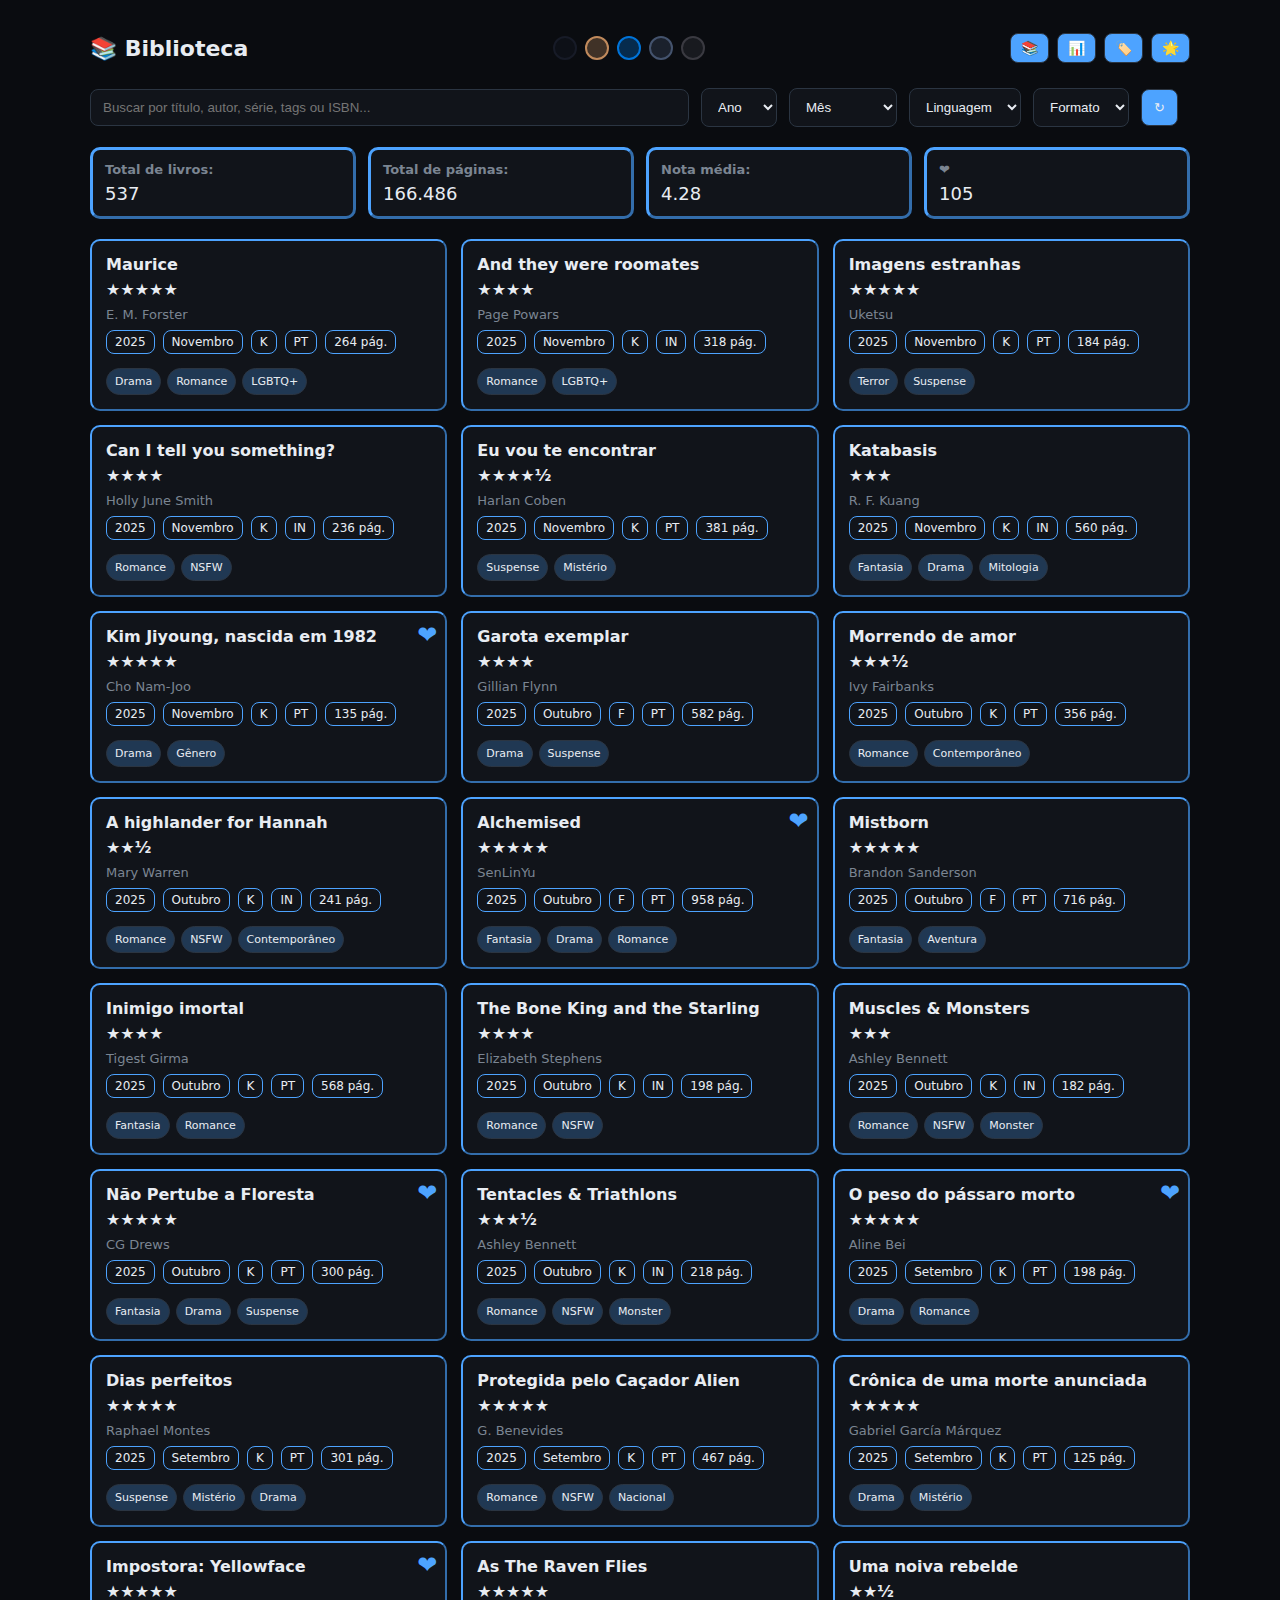
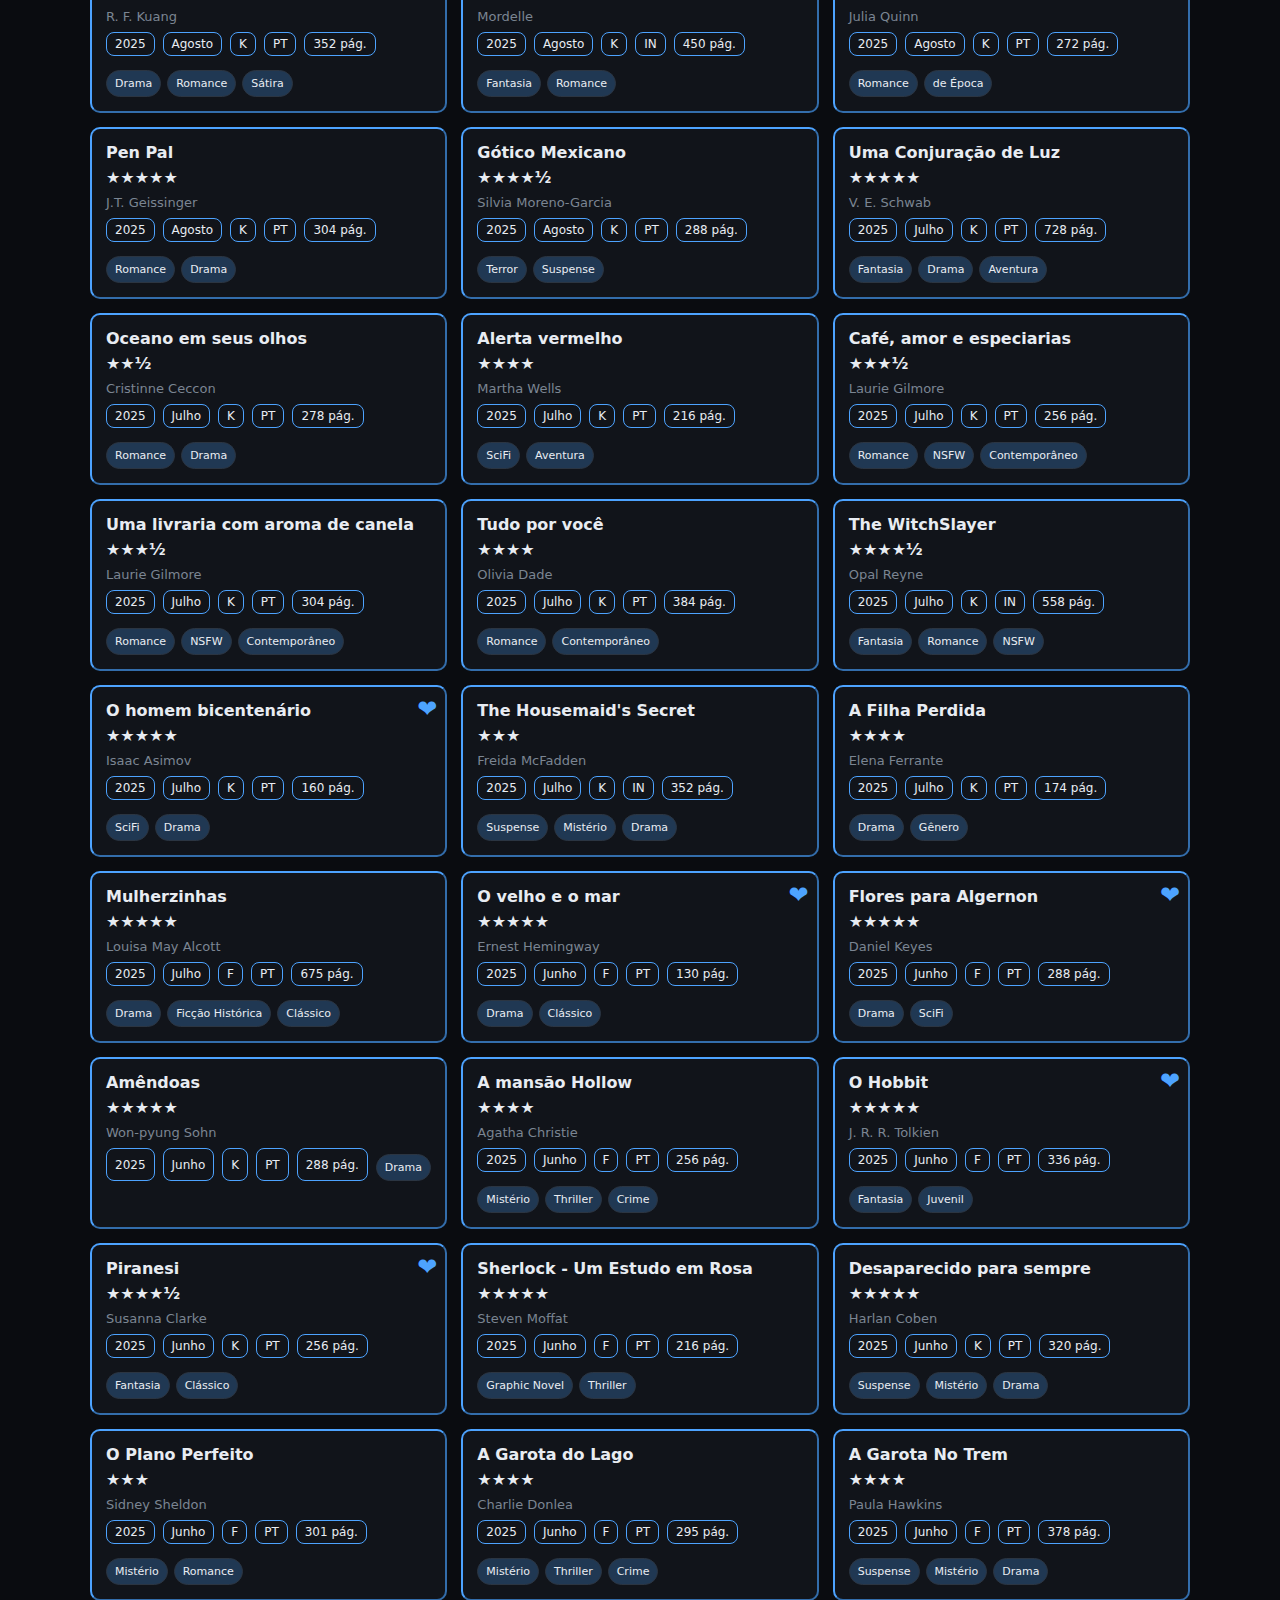
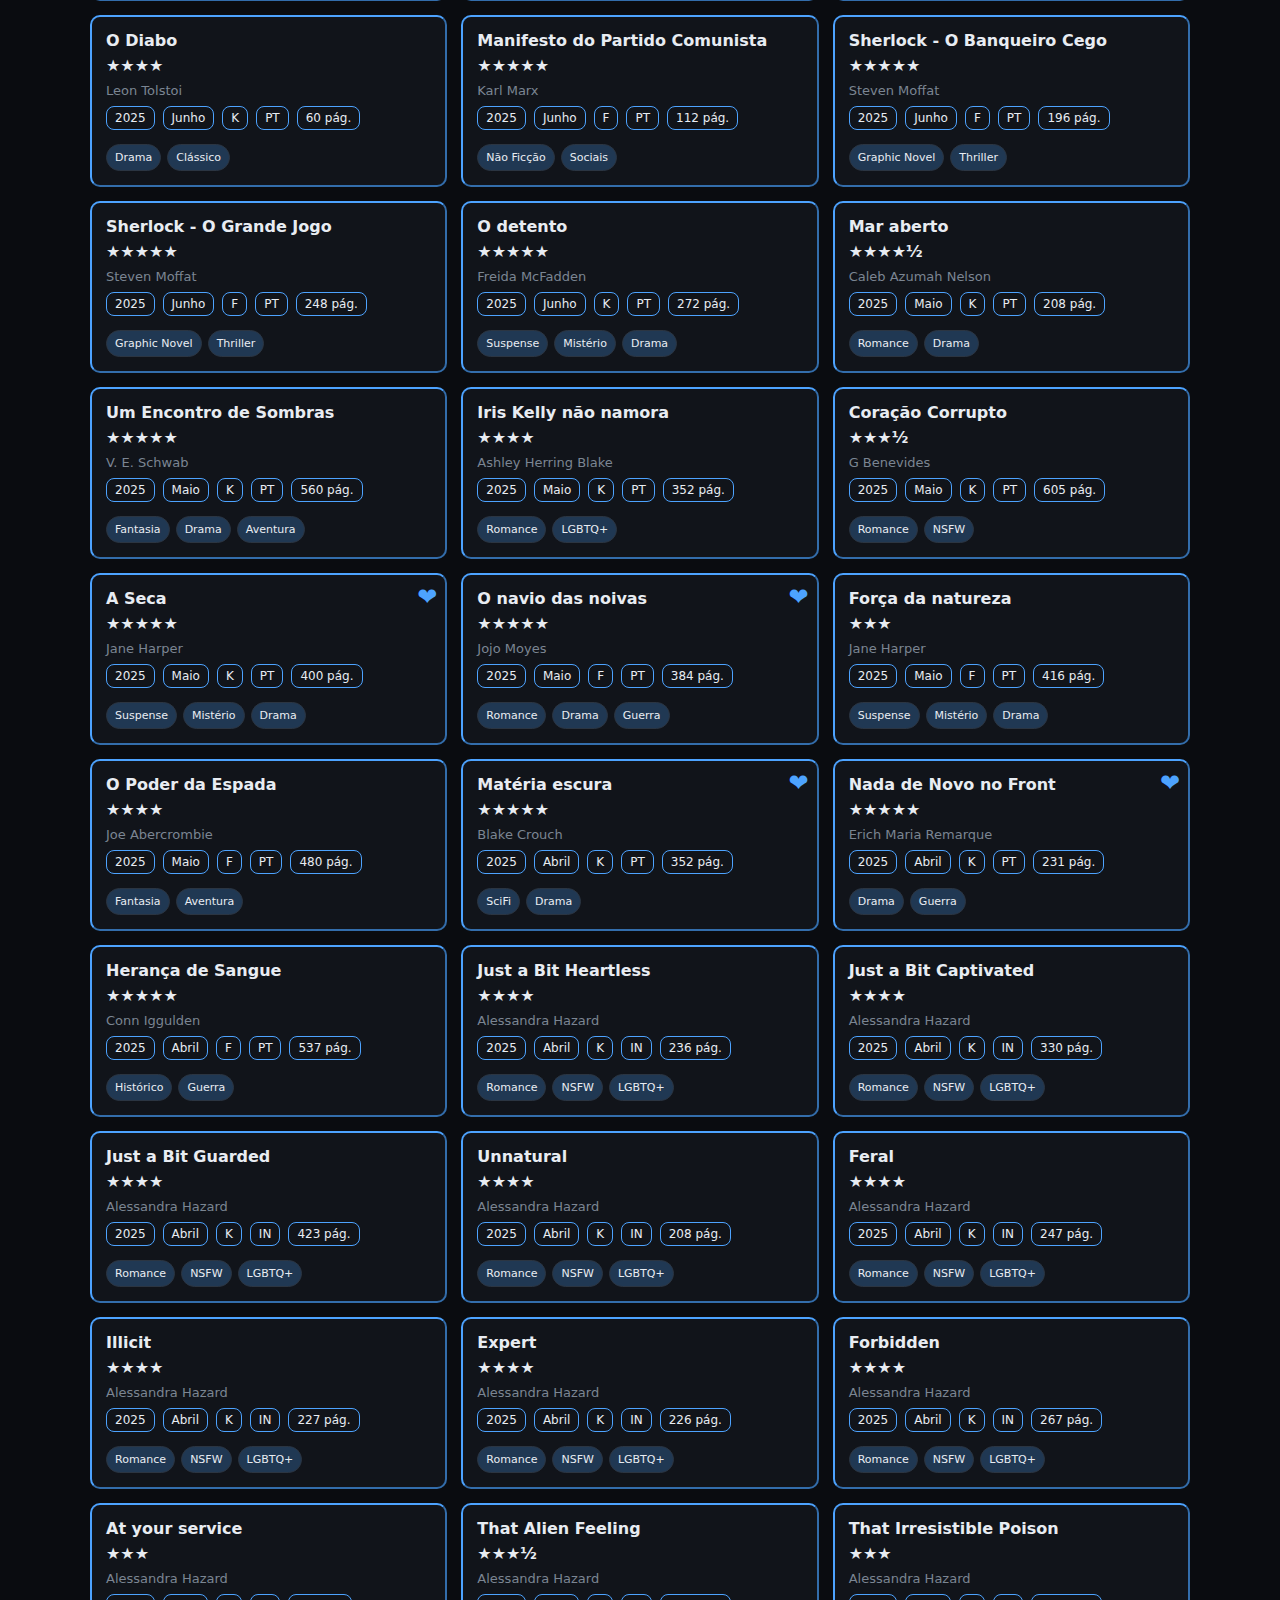
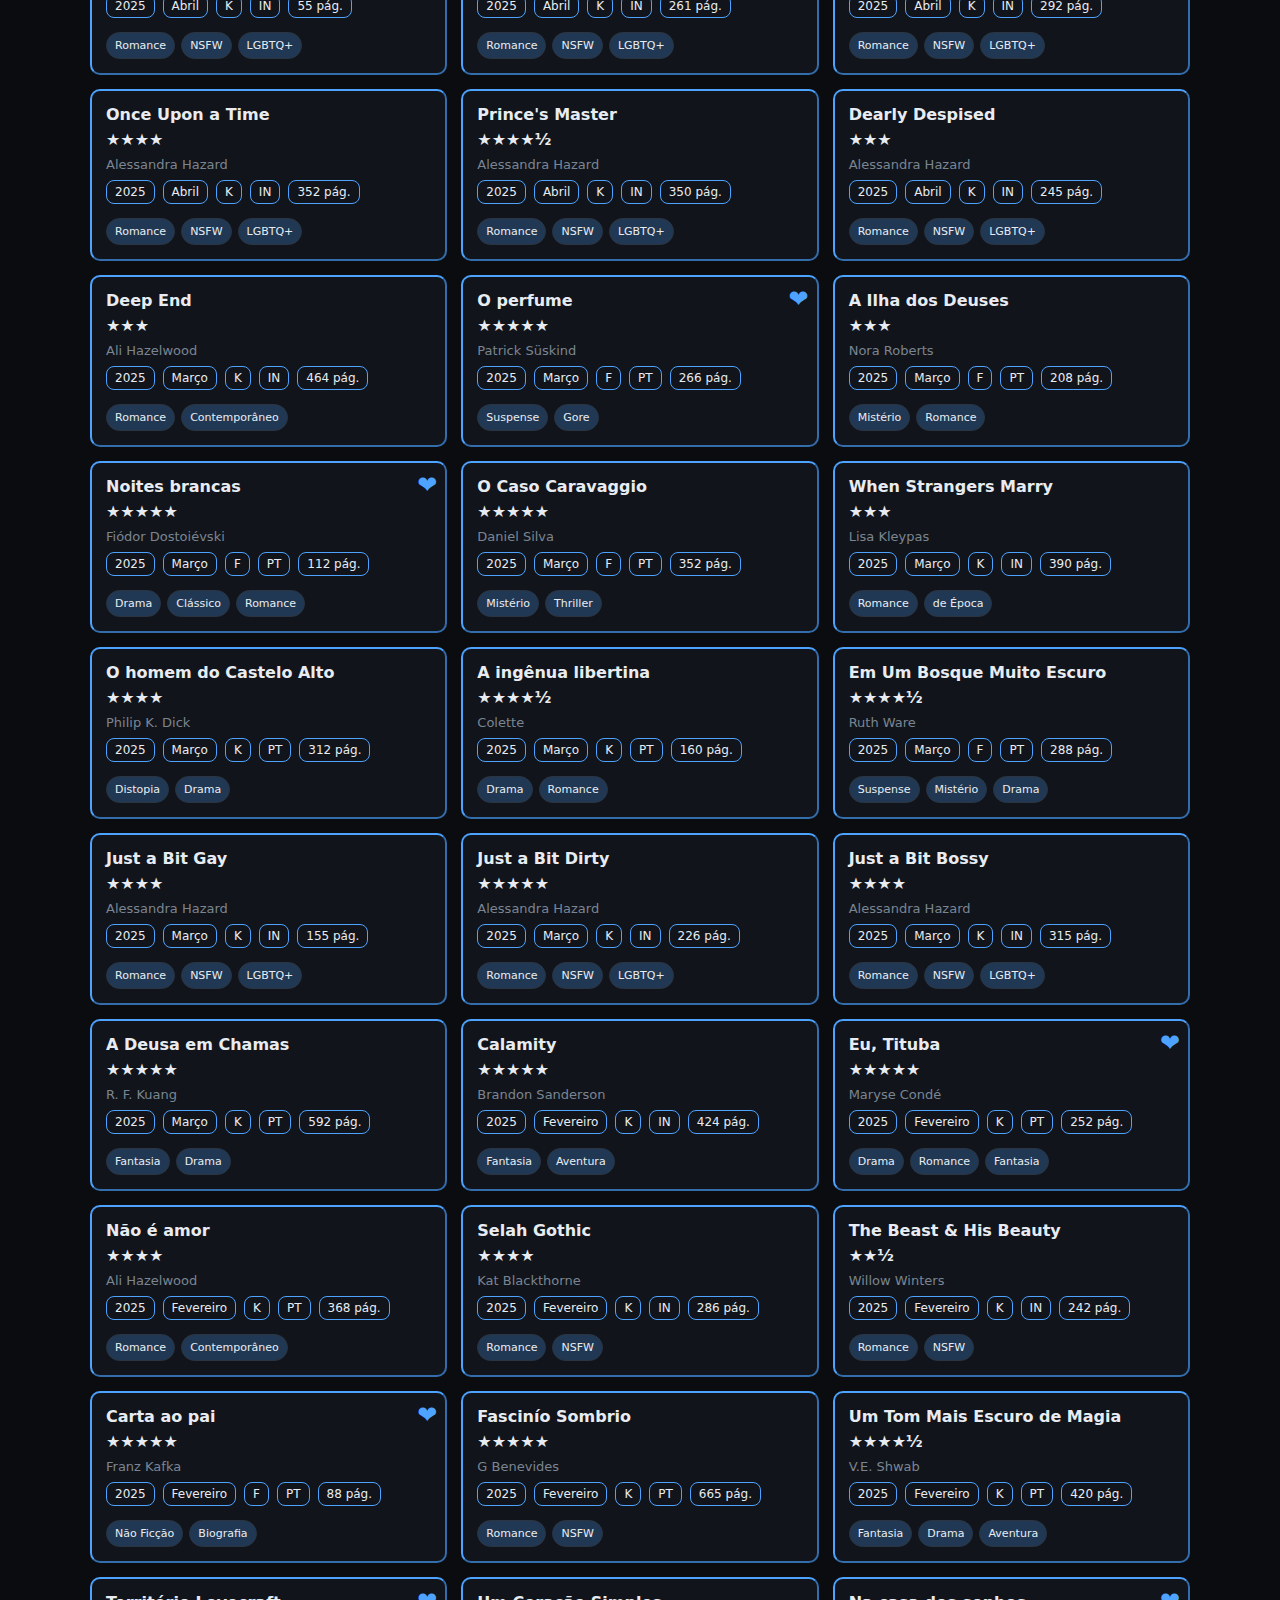
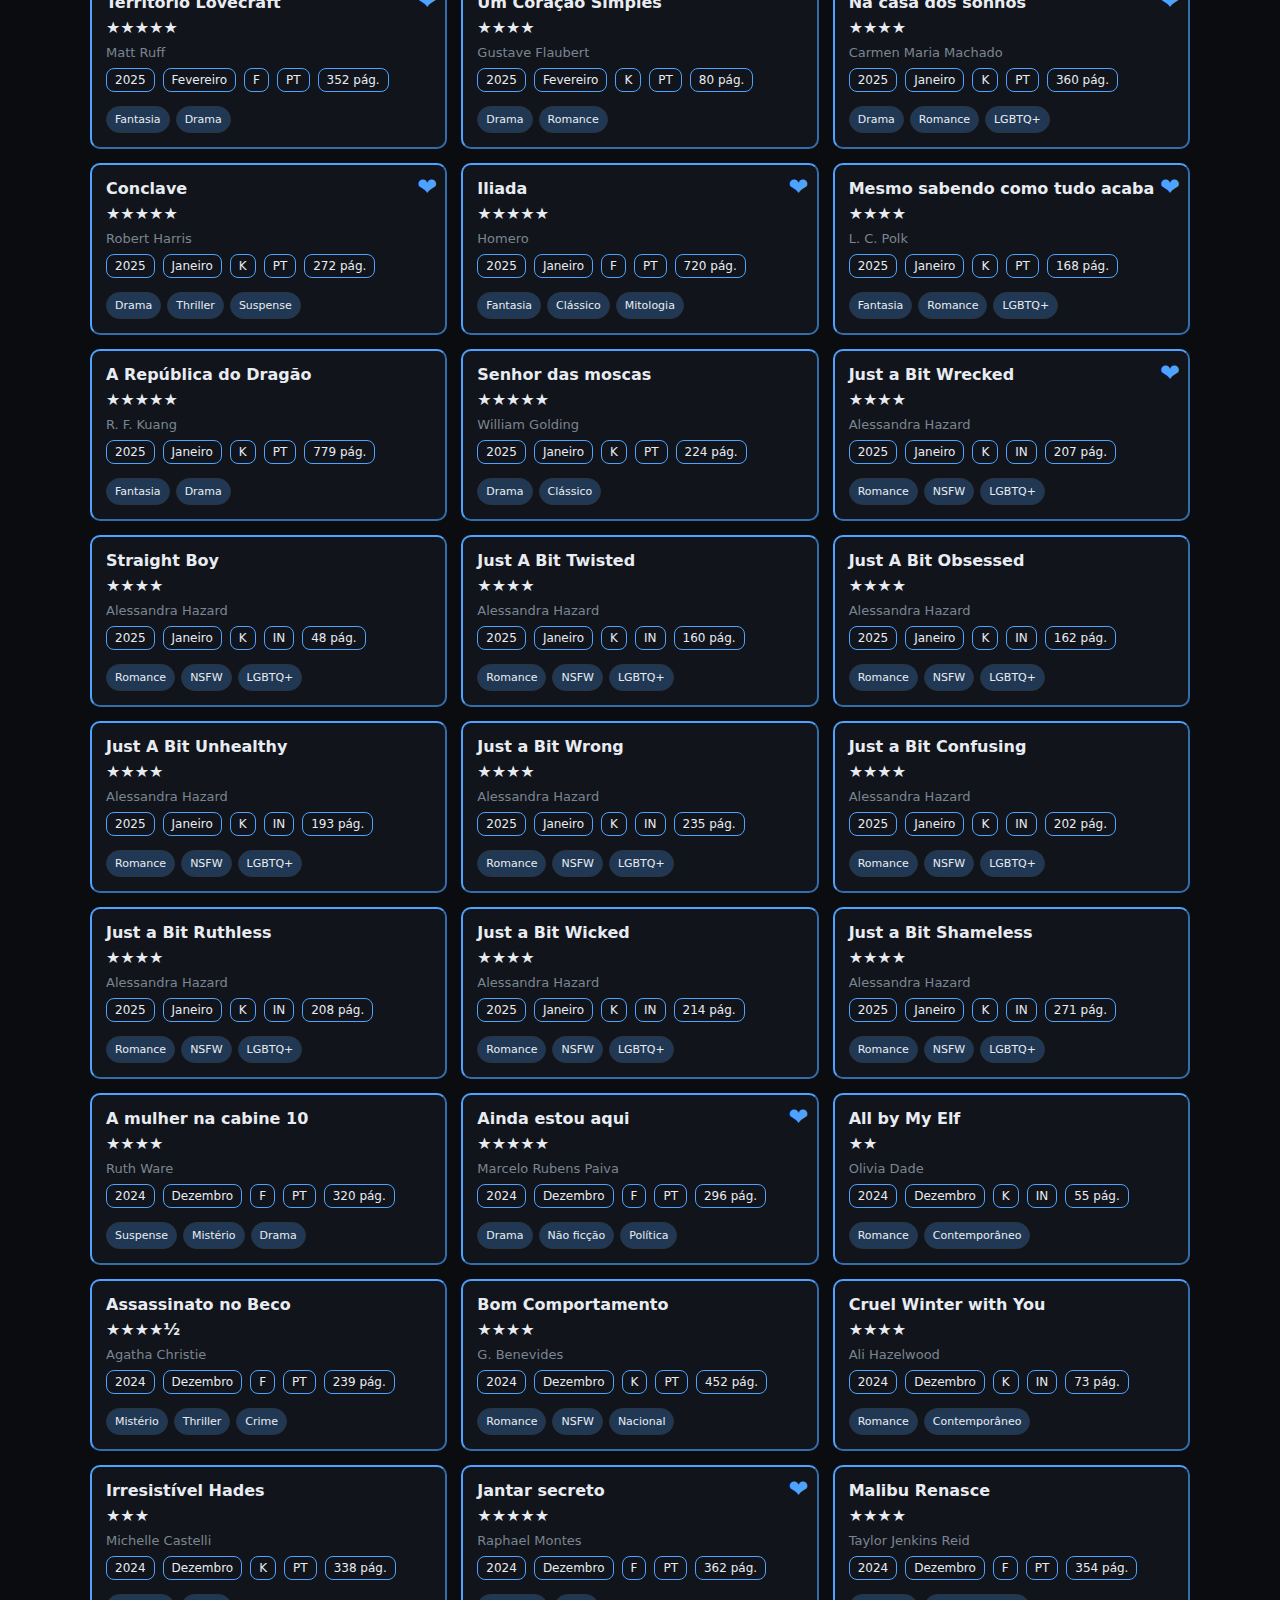
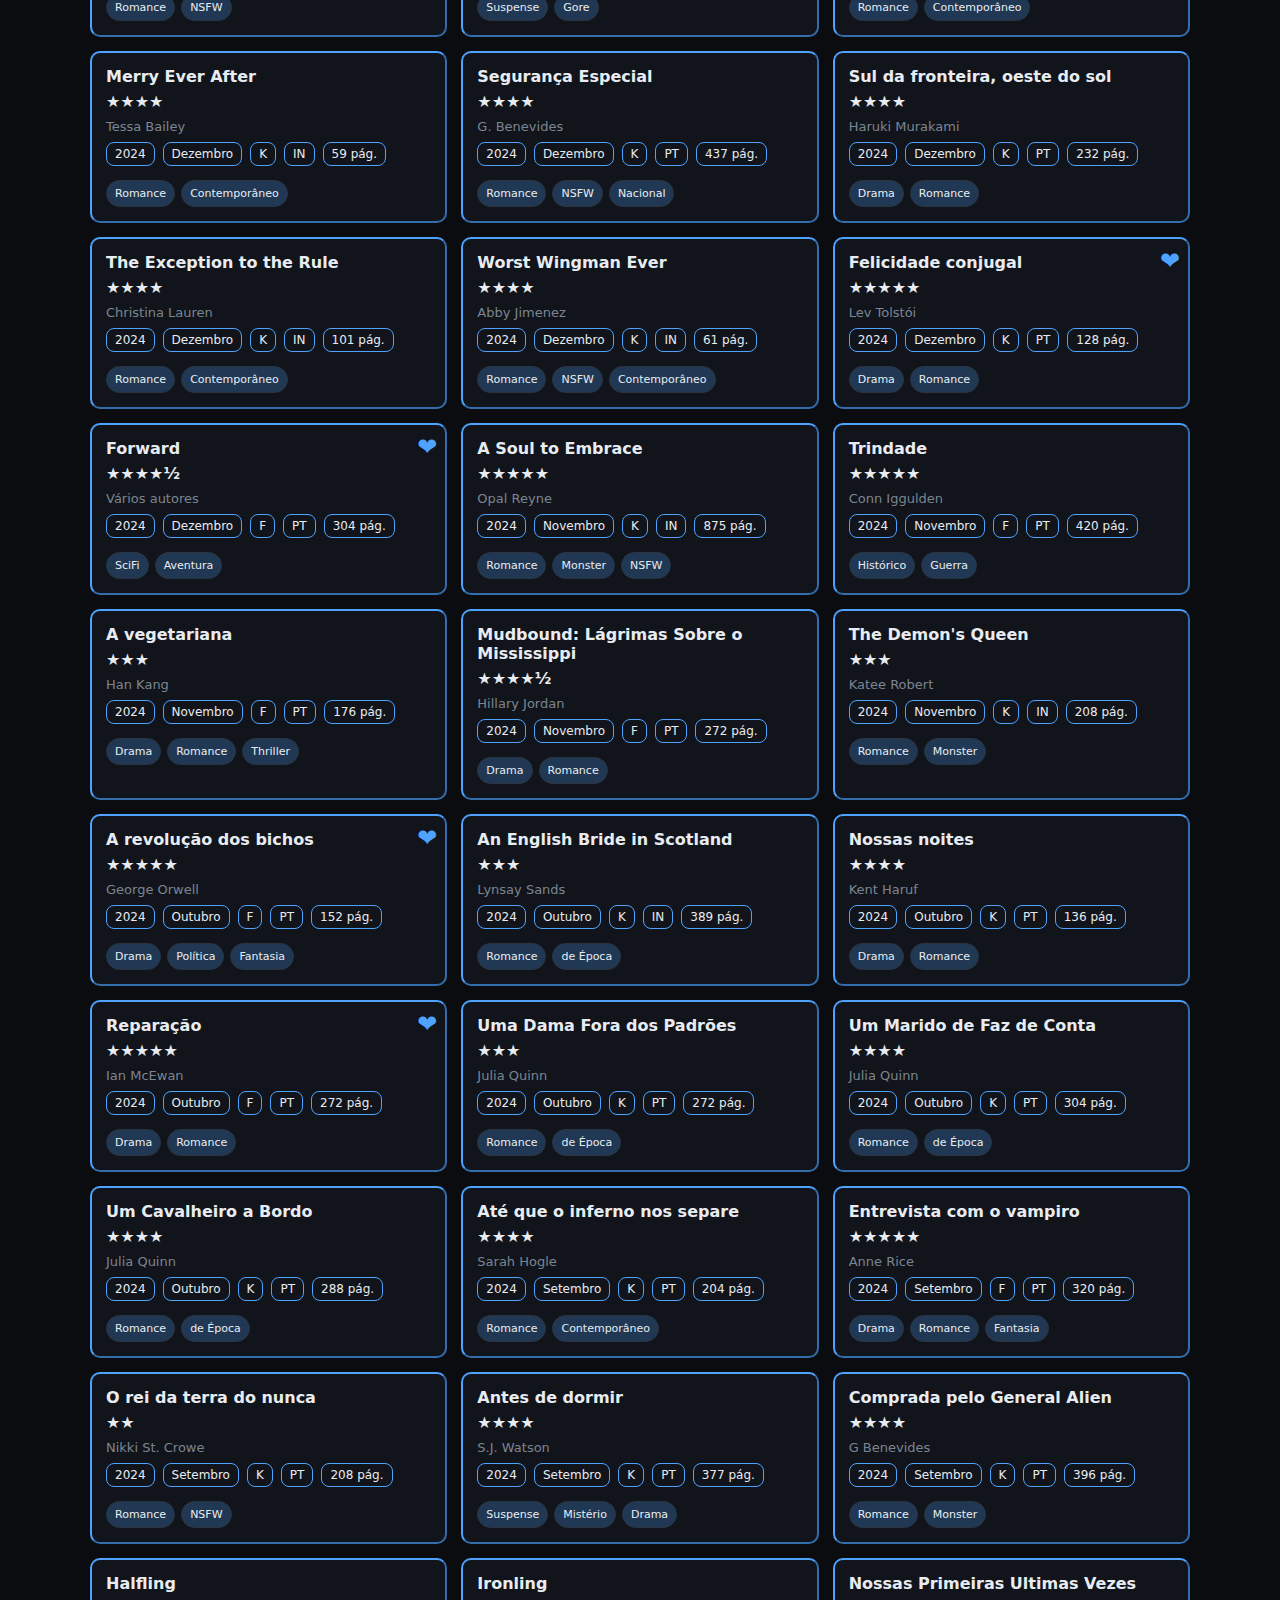
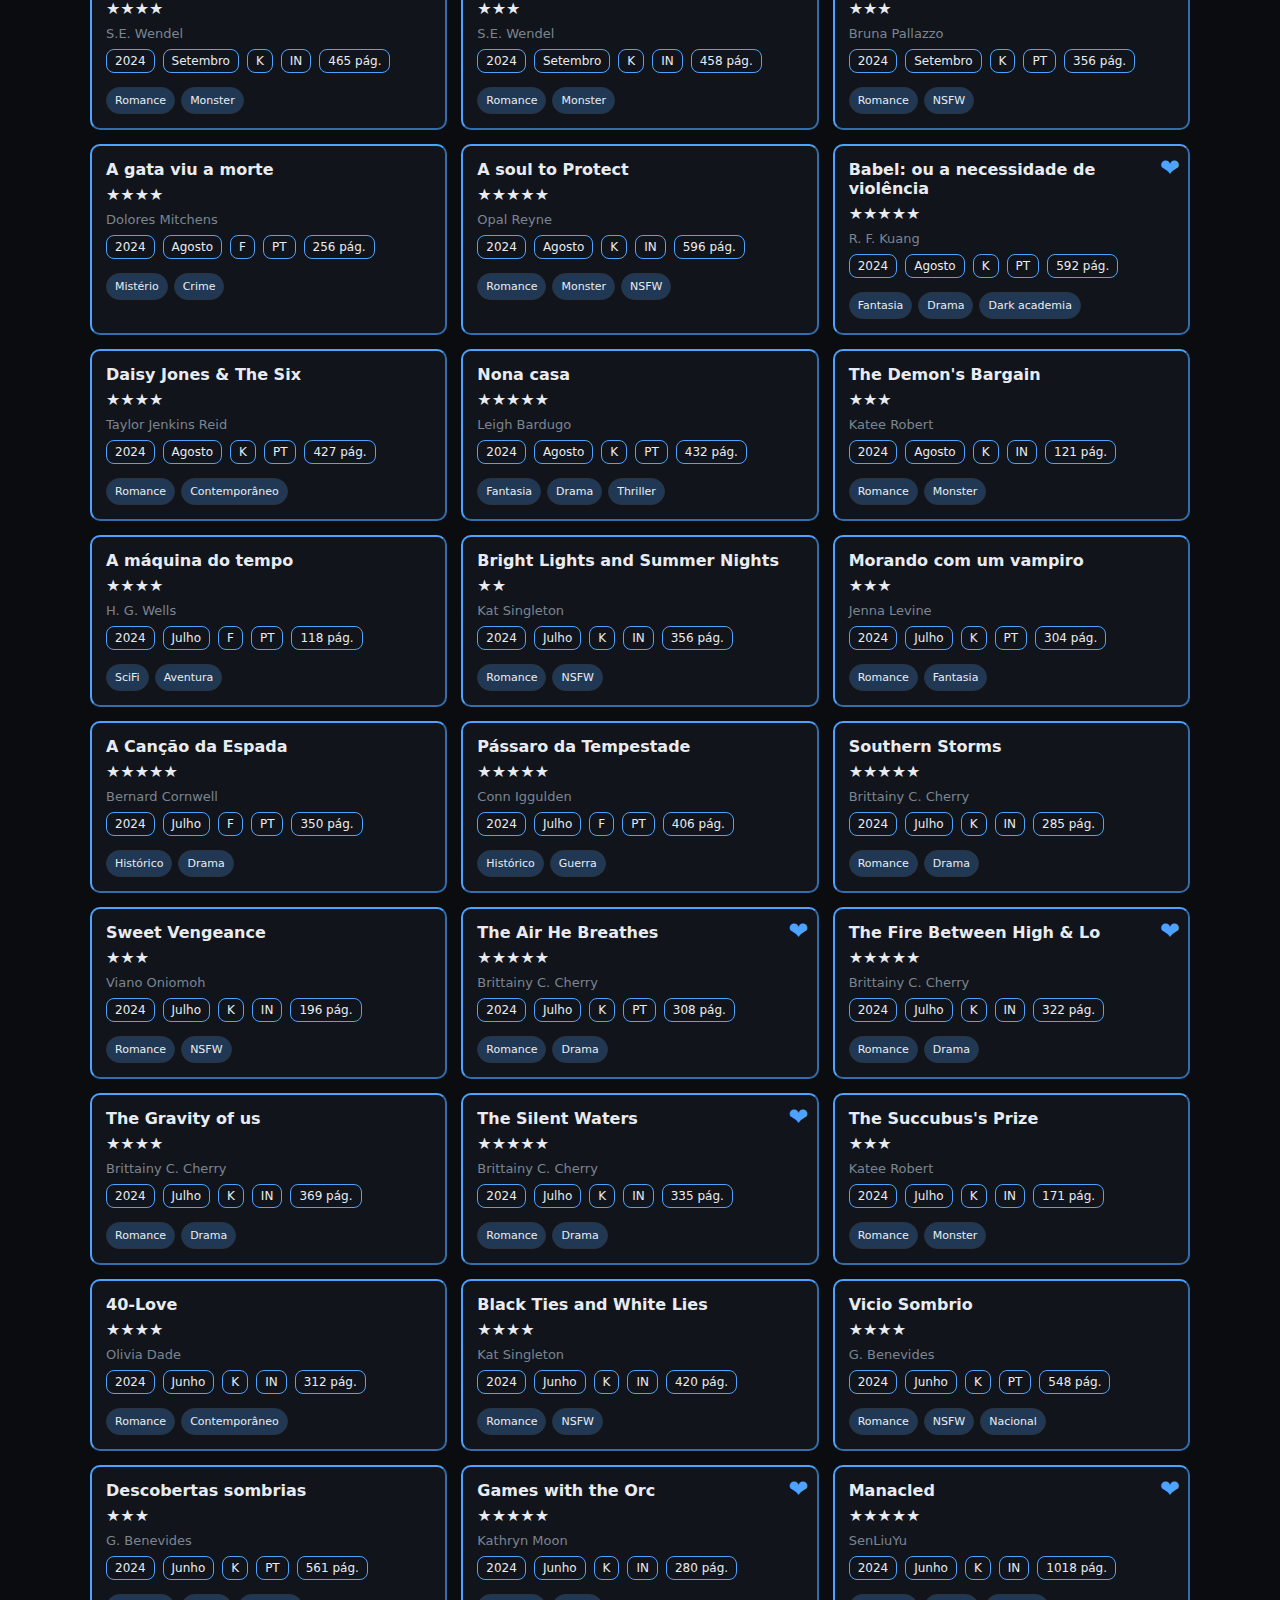
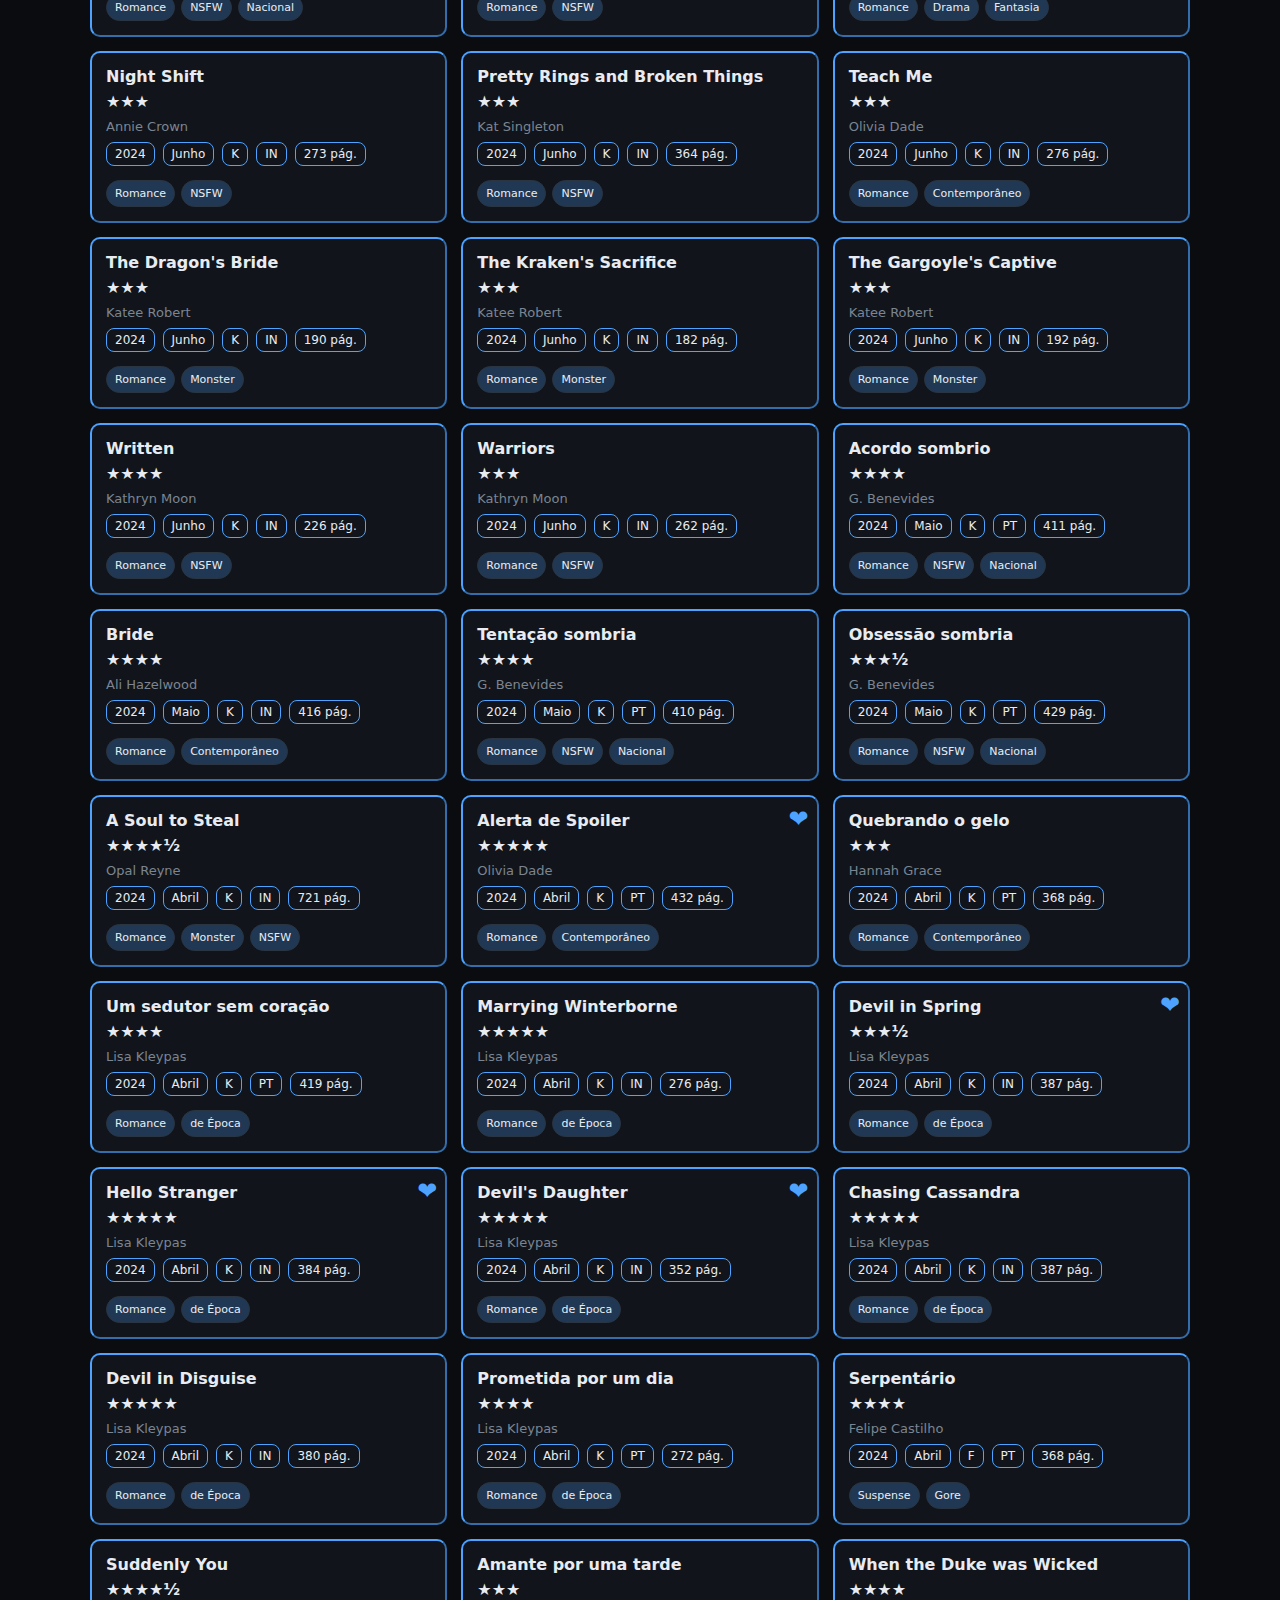
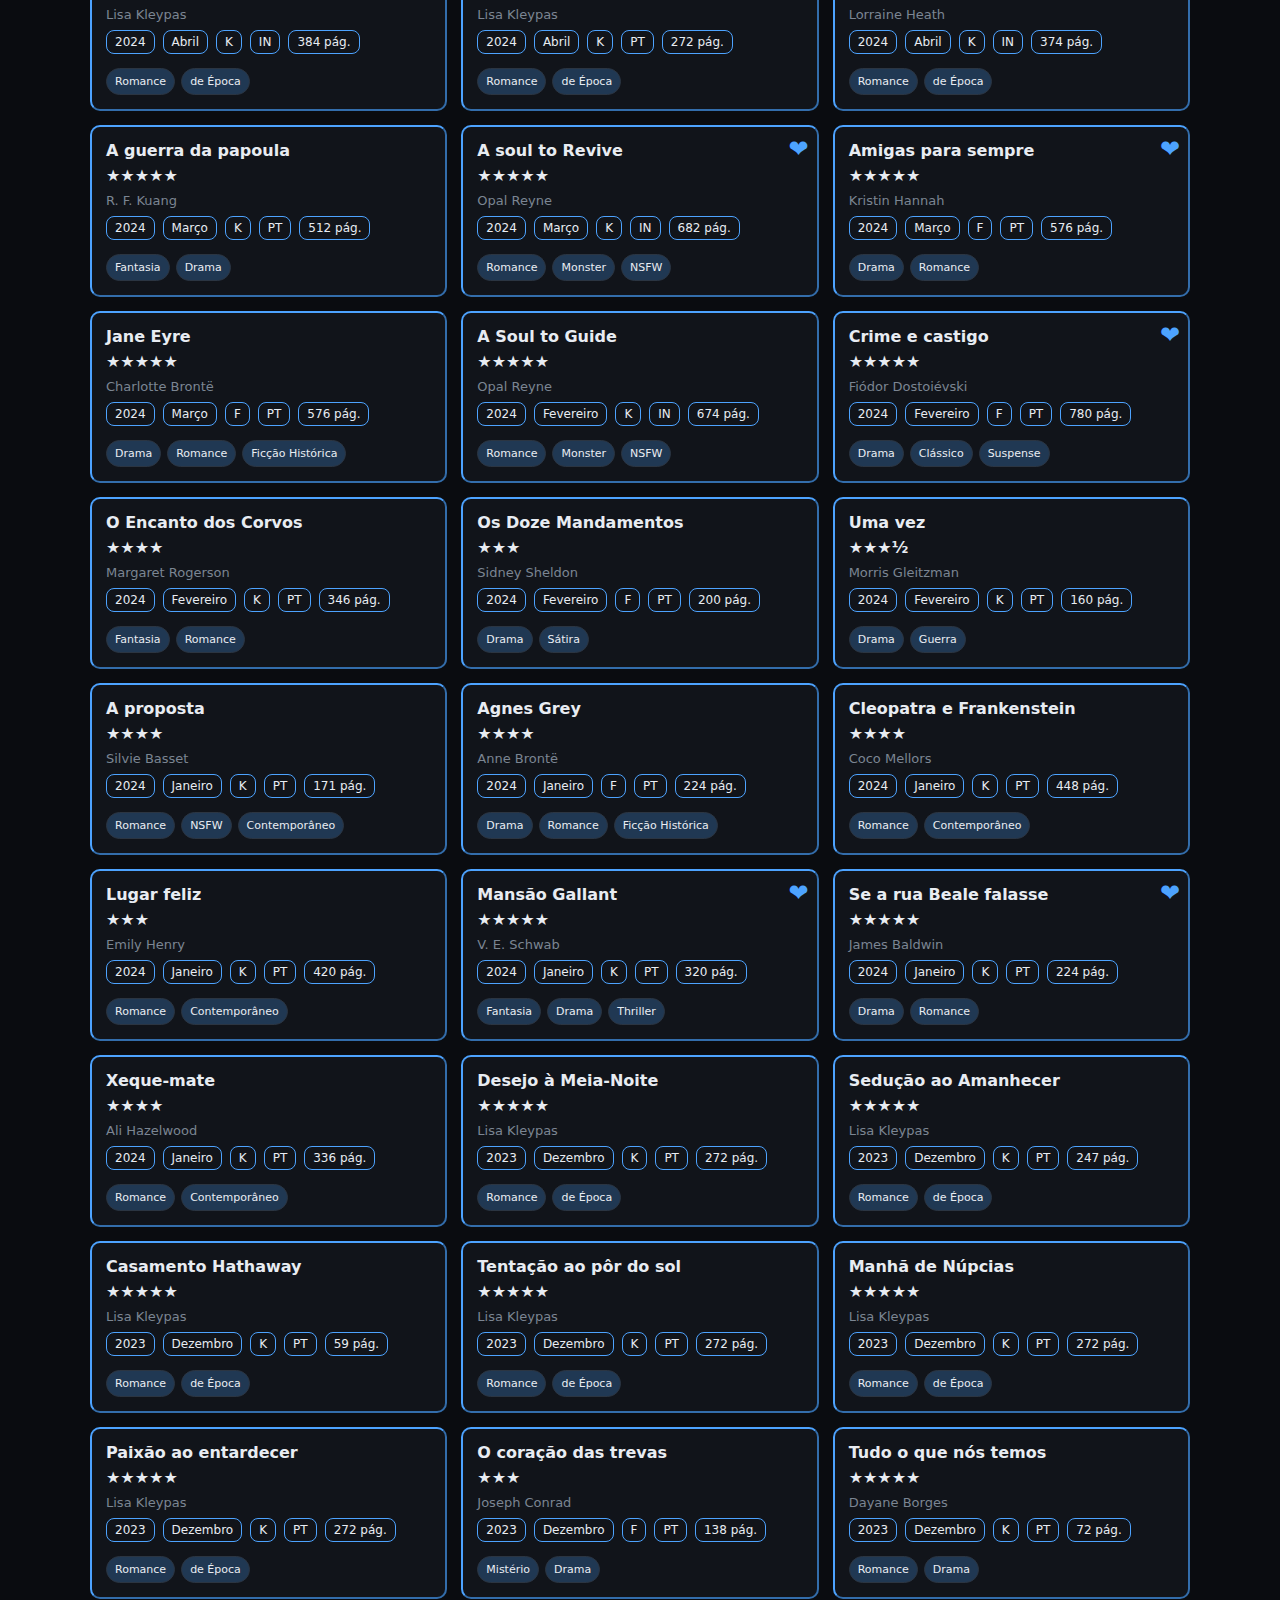
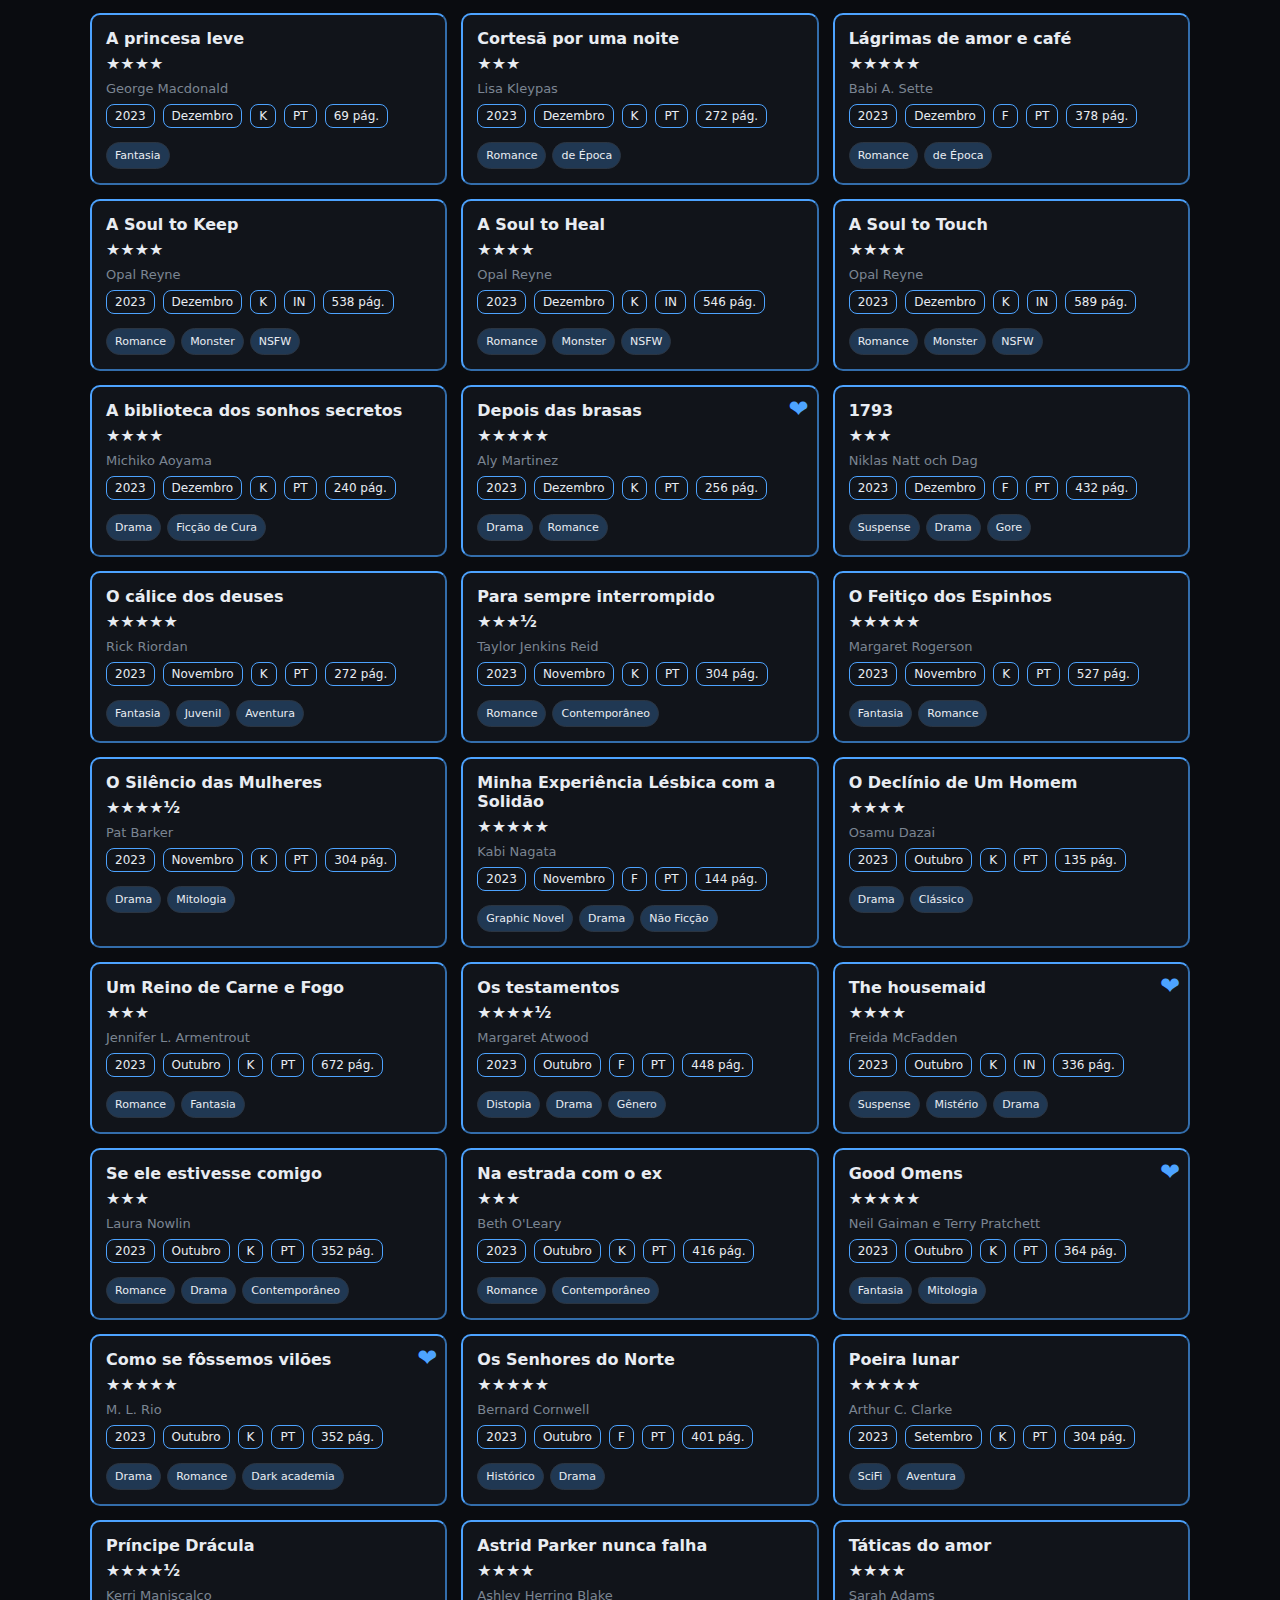
<file: index.html>
<!DOCTYPE html>
<html lang="pt-BR">
<head>
  <meta charset="UTF-8" />
  <title>Biblioteca de Livros</title>
  <meta name="viewport" content="width=device-width, initial-scale=1" />
<style>

/* ========================================= */
/* 🌈 VARIÁVEIS BASE (tema padrão) */
/* ========================================= */
* {
  box-sizing: border-box;
}

body {
  margin: 0;
  padding: 24px;
  background: var(--bg);
  color: var(--text);
  font-family: system-ui, -apple-system, Segoe UI, Roboto, Ubuntu, Arial;
}

/* ========================================= */
/* HEADER */
/* ========================================= */

header {
  max-width: 1100px;
  margin: 0 auto 16px;
  display: flex;
  justify-content: space-between;
  align-items: center;
}

header h1 {
  margin: 0;
  font-size: 22px;
  font-weight: 600;
}

.header-buttons {
  display: flex;
  gap: 8px;
}

.header-buttons button {
  background: var(--accent);
  border: 1px solid var(--chip-border);
  border-radius: 8px;
  color: var(--text);
  padding: 6px 10px;
  font-size: 14px;
  cursor: pointer;
}

/* ========================================= */
/* CONTROLS */
/* ========================================= */

.controls {
  display: grid;
  gap: 12px;
  max-width: 1100px;
  justify-content: center;
  grid-template-columns: 1fr auto auto auto auto auto auto;
  margin: 16px auto;
  align-items: center;
}


@media (max-width: 700px) {
  .controls {
    grid-template-columns: 1fr 1fr;
  }
}

.controls input,
.controls select,
.controls button {
  background: var(--card);
  color: var(--text);
  border: 1px solid var(--chip-border);
  border-radius: 8px;
  padding: 10px 12px;
  outline: none;
}

.controls button {
  cursor: pointer;
  background: var(--accent);
}

/* ========================================= */
/* STATS */
/* ========================================= */

.stats {
  max-width: 1100px;
  margin: 20px auto;
  display: flex;
  flex-wrap: wrap;
  gap: 12px;
}

.stat {
  flex: 1 1 160px;
  min-width: 160px;
  background: var(--card);
  border: outset var(--accent);
  border-radius: 10px;
  padding: 12px;
}

.stat b {
  display: block;
  font-size: 13px;
  color: var(--muted);
}

.stat .val {
  font-size: 18px;
  margin-top: 6px;
}

/* ========================================= */
/* GRID */
/* ========================================= */

.grid {
  max-width: 1100px;
  margin: 0 auto;
  display: grid;
  gap: 14px;
  grid-template-columns: repeat(auto-fill, minmax(280px, 1fr));
}

.card {
  position: relative; /* necessário para posicionamento absoluto do coração */
  background: var(--card);
  border: outset 2px var(--accent); /* recomendo definir a largura do border */
  border-radius: 10px;
  padding: 14px;
  display: flex;
  flex-direction: column;
  gap: 8px;
}

.fav-heart {
  position: absolute;
  top: 0.5rem;
  right: 0.5rem;
  font-size: 1.5rem;
  color: var(--accent); 
  cursor: default;
}

.title {
  font-weight: 600;
  font-size: 16px;
}

.author {
  color: var(--muted);
  font-size: 13px;
}

.meta {
  display: flex;
  flex-wrap: wrap;
  gap: 8px;
  font-size: 12px;
  color: var(--muted);
}

.chips {
  display: flex;
  flex-wrap: wrap;
  gap: 6px;
  margin-top: 6px;
  cursor: pointer;
}
.chip {
  background: color-mix(in srgb, var(--accent) 25%, var(--card));
  border: 1px solid var(--chip-border);
  color: var(--text);
  font-size: 11px;
  padding: 6px 8px;
  cursor: pointer;
  border-radius: 99px;
}
.badge {
  display: inline-flex;
  align-items: center;
  gap: 6px;
  border: 1px solid var(--accent);
  color: var(--text);
  font-size: 12px;
  padding: 4px 8px;
  border-radius: 8px;
}

/* ========================================= */
/* FOOTER */
/* ========================================= */

.footer {
  text-align: center;
  color: var(--muted);
  margin-top: 24px;
  font-size: 12px;
}

.hidden {
  display: none !important;
}

/* ========================= */
/* 🎨 Temas disponíveis */
/* ========================= */
.theme-dark {
  --bg: #0a0c10;
  --card: #11141a;
  --text: #e8ecf2;
  --muted: #7b8592;
  --accent: #4da3ff;
  --chip: #1a1f27;
  --chip-border: #2b3542;
}
.theme-dark-academia {
  --bg: #1f1b17;
  --card: #493b30;
  --text: #f7f2e7;
  --muted: #ddd5ca;
  --accent: #ebac6d;
  --chip: #3a3028;
  --chip-border: #6b5848;
}
.theme-skoob {
  --bg: #e9f4ff;
  --card: #ffffff;
  --text: #1a1e25;
  --muted: #62758a;
  --accent: #1f8bff;
  --chip: #d7e9ff;
  --chip-border: #95c4ff;
}
.theme-tumblr {
  --bg: #36465d;
  --card: #465a77;
  --text: #ffffff;
  --muted: #cfd6e0;
  --accent: #9b59b6;
  --chip: #529ECC;
  --chip-border: #5a6b85;
}

.theme-gray {
  --bg: #2c2d2f;
  --card: #393b3e;
  --text: #e4e4e4;
  --muted: #a8a8a8;
  --accent: #ffdf57;
  --chip: #4a4c4f;
  --chip-border: #76787c;
}
/* ========================================= */
/* BOTÕES DE TEMAS (corrigidos!) */
/* ========================================= */

.themes {
  display: flex;
  gap: 8px;
  margin: 12px 0;
}


/* CORES FIXAS DAS BOLINHAS */
.theme-option {
  width: 24px;
  height: 24px;
  border-radius: 50%;
  cursor: pointer;
  border: 2px solid transparent;
  transition: all 0.3s ease;
  background: rgba(255, 255, 255, 0.1); /* leve transparência */
}

.theme-option.theme-dark {
  border-color: #171b27;
  background: rgba(23, 27, 39, 0.3);
}

.theme-option.theme-dark-academia {
  border-color: #c08a5c;
  background: rgba(192, 138, 92, 0.3);
}

.theme-option.theme-skoob {
  border-color: #0074d9;
  background: rgba(0, 116, 217, 0.3);
}

.theme-option.theme-tumblr {
  border-color: #44536d;
  background: rgba(68, 83, 109, 0.3);
}

.theme-option.theme-gray {
  border-color: #3a3a41;
  background: rgba(58, 58, 65, 0.3);
}

/* Efeito hover */
.theme-option:hover {
  transform: scale(1.2);
  box-shadow: 0 0 6px rgba(0,0,0,0.3);
}

</style>

</head>
<body>
<header>
<h1>📚 Biblioteca</h1>

  <div class="themes">
    <div class="theme-option theme-dark" onclick="setTheme('theme-dark')"></div>
    <div class="theme-option theme-dark-academia" onclick="setTheme('theme-dark-academia')"></div>
    <div class="theme-option theme-skoob" onclick="setTheme('theme-skoob')"></div>
    <div class="theme-option theme-tumblr" onclick="setTheme('theme-tumblr')"></div>
    <div class="theme-option theme-gray" onclick="setTheme('theme-gray')"></div>
  </div>

  <div class="header-buttons">
      <button id="back">📚</button>
      <button id="charts">📊</button>
      <button id="tags">🏷️</button>
      <button id="flashback">🌟</button>
  </div>
</header>

<div class="controls">
  <input id="q" type="search" placeholder="Buscar por título, autor, série, tags ou ISBN..." />
  <select id="year"><option value="">Ano</option></select>
  <select id="month"><option value="">Mês</option></select>
  <select id="lang"><option value="">Linguagem</option></select>
  <select id="format">
    <option value="">Formato</option>
    <option value="K">Kindle</option>
    <option value="F">Físico</option>
  </select>
  <button id="clear">↻</button>
</div>

<section class="stats" id="stats">
  <div class="stat"><b>Total de livros:</b><div class="val" id="stat-count">–</div></div>
  <div class="stat"><b>Total de páginas:</b><div class="val" id="stat-pages">–</div></div>
  <div class="stat"><b>Nota média:</b><div class="val" id="stat-rating">–</div></div>
  <div class="stat"><b>❤︎</b><div class="val" id="stat-fav">–</div></div>
</section>

<main class="grid" id="grid"></main>

<div class="footer">Carregando dados de books.json</div>

<script>
const state = {
  data: [],
  filtered: [],
  q: "",
  year: "",
  month: "",
  lang: "",
  format: ""
};

const mesesOrdem = [
  "Janeiro","Fevereiro","Março","Abril","Maio","Junho",
  "Julho","Agosto","Setembro","Outubro","Novembro","Dezembro"
];

function normalize(s) {
  return (s || "")
    .toString()
    .toLowerCase()
    .trim()
    .normalize("NFD")
    .replace(/[\u0300-\u036f]/g, "");
}

function getTags(b) {
  return [b.TAG1, b.TAG2, b.TAG3].filter(t => typeof t === "string" && t.trim() !== "");
}

function applyFilters() {
  const qn = normalize(state.q);

  state.filtered = state.data.filter(b => {
    // Busca (título, autor, série, ISBN, qualquer tag)
    const titleN = normalize(b.TITLE);
    const authorN = normalize(b.AUTHOR);
    const seriesN = normalize(b.SERIES);
    const isbnN = normalize(b.ISBN);
    const tagsN = getTags(b).map(t => normalize(t));

    const matchesText =
      !qn ||
      titleN.includes(qn) ||
      authorN.includes(qn) ||
      seriesN.includes(qn) ||
      isbnN.includes(qn) ||
      tagsN.some(t => t.includes(qn));

    // Filtros
    const matchesYear = !state.year || String(b.YEAR) === String(state.year);
    const matchesMonth = !state.month || String(b.MONTH) === String(state.month);
    const matchesLang = !state.lang || String(b.LANGUAGE) === String(state.lang);
    const matchesFormat = !state.format || String(b.FORMAT) === String(state.format);

    return matchesText && matchesYear && matchesMonth && matchesLang && matchesFormat;
  });

  renderStats(state.filtered);
  renderGrid(state.filtered);
}

function renderStats(list) {
  const totalLivros = list.length;
  const totalPaginas = list.reduce((acc, x) => acc + (Number(x.PAGES) || 0), 0);
  const ratingMedia = totalLivros ? (list.reduce((acc, x) => acc + (Number(x.RATING) || 0), 0) / totalLivros) : 0;
  const favYes = list.filter(x => (x.FAV || "").toUpperCase() === "YES").length;

  document.getElementById("stat-count").textContent = totalLivros.toLocaleString("pt-BR");
  document.getElementById("stat-pages").textContent = totalPaginas.toLocaleString("pt-BR");
  document.getElementById("stat-rating").textContent = ratingMedia.toFixed(2);
  document.getElementById("stat-fav").textContent = favYes.toLocaleString("pt-BR");
}

function cardHTML(b) {
  const tags = [b.TAG1, b.TAG2, b.TAG3].filter(Boolean);
  const fav = (b.FAV || "").toUpperCase() === "YES";
  const rating = Number(b.RATING) || 0;

  const fullStars = Math.floor(rating);
  const hasHalf = rating % 1 >= 0.5;
  let ratingStars = "★".repeat(fullStars);
  if (hasHalf) ratingStars += "½";

  return `
    <article class="card">
      ${fav ? `<span class="fav-heart" title="Favorito">❤︎</span>` : ``}
      <div class="title">${b.TITLE} <span class="chips" title="Nota">${ratingStars}</span></div>
      <div class="author">${b.AUTHOR}</div>
      <div class="meta">
        <span class="badge" title="Ano">${b.YEAR ?? ""}</span>
        <span class="badge" title="Mês">${b.MONTH || ""}</span>
        <span class="badge" title="Formato">${b.FORMAT || ""}</span>
        <span class="badge" title="Linguagem">${b.LANGUAGE || ""}</span>
        <span class="badge" title="Páginas">${b.PAGES ?? ""} pág.</span>

        ${
          tags.length
            ? `<div class="chips">
                 ${tags
                   .map(
                     t =>
                       `<span class="chip" onclick="searchByTag('${t}')">${t}</span>`
                   )
                   .join("")}
               </div>`
            : ``
        }
      </div>
    </article>
  `;
}

function searchByTag(tag) {
  state.q = tag; // define a busca pelo texto da tag
  document.getElementById("q").value = tag; // atualiza o campo de busca
  applyFilters(); // aplica os filtros normalmente
}

function renderGrid(list) {
  document.getElementById("grid").innerHTML = list.map(cardHTML).join("");
}

function populateFilters(data) {
  const yearSel = document.getElementById("year");
  const monthSel = document.getElementById("month");
  const langSel = document.getElementById("lang");

  // Anos
  const years = Array.from(new Set(data.map(d => d.YEAR))).filter(Boolean).sort((a,b) => a-b);
  years.forEach(y => {
    const opt = document.createElement("option");
    opt.value = y; opt.textContent = y;
    yearSel.appendChild(opt);
  });

  // Meses (usar ordem fixa)
  mesesOrdem.forEach(m => {
    const opt = document.createElement("option");
    opt.value = m; opt.textContent = m;
    monthSel.appendChild(opt);
  });

  // Linguagens
  const langs = Array.from(new Set(data.map(d => d.LANGUAGE))).filter(Boolean).sort();
  langs.forEach(l => {
    const opt = document.createElement("option");
    opt.value = l; opt.textContent = l;
    langSel.appendChild(opt);
  });
}
// Função para aplicar tema
function setTheme(themeClass) {
  document.body.className = themeClass;
  localStorage.setItem("selectedTheme", themeClass); // salva escolha
}

// Ao carregar a página, aplica o tema salvo
document.addEventListener("DOMContentLoaded", () => {
  const savedTheme = localStorage.getItem("selectedTheme");
  if (savedTheme) {
    document.body.className = savedTheme;
  } else {
    document.body.className = "theme-dark"; // tema padrão
  }
});

// Eventos
document.getElementById("q").addEventListener("input", (e) => {
  state.q = e.target.value;
  applyFilters();
});
document.getElementById("year").addEventListener("change", (e) => {
  state.year = e.target.value;
  applyFilters();
});
document.getElementById("month").addEventListener("change", (e) => {
  state.month = e.target.value;
  applyFilters();
});
document.getElementById("lang").addEventListener("change", (e) => {
  state.lang = e.target.value;
  applyFilters();
});
document.getElementById("format").addEventListener("change", (e) => {
  state.format = e.target.value;
  applyFilters();
});
document.getElementById("clear").addEventListener("click", () => {
  state.q = ""; state.year = ""; state.month = ""; state.lang = ""; state.format = "";
  document.getElementById("q").value = "";
  document.getElementById("year").value = "";
  document.getElementById("month").value = "";
  document.getElementById("lang").value = "";
  document.getElementById("format").value = "";
  applyFilters();
});
// Navegação dos botões
document.getElementById("charts")?.addEventListener("click", () => {
  location.href = "charts.html";
});

document.getElementById("tags")?.addEventListener("click", () => {
  location.href = "tags.html";
});

document.getElementById("flashback")?.addEventListener("click", () => {
  location.href = "flashback.html";
});

document.getElementById("back")?.addEventListener("click", () => {
  location.href = "index.html";
});

// Carregar dados
fetch("./books.json")
  .then(r => r.json())
  .then(data => {
    // Ordenar por ano desc e mês desc
    state.data = Array.isArray(data) ? data.sort((a, b) => {
      if (b.YEAR !== a.YEAR) return b.YEAR - a.YEAR;
      const mesA = mesesOrdem.indexOf(a.MONTH);
      const mesB = mesesOrdem.indexOf(b.MONTH);
      return mesB - mesA;
    }) : [];

    populateFilters(state.data);
    applyFilters();
    document.querySelector(".footer").textContent = `Carregado ${state.data.length} livros de books.json`;
  })
  .catch(err => {
    console.error(err);
    document.querySelector(".footer").textContent = "Erro ao carregar books.json. Verifique se o arquivo está no mesmo diretório.";
  });
</script>

</body>
</html>
</file>
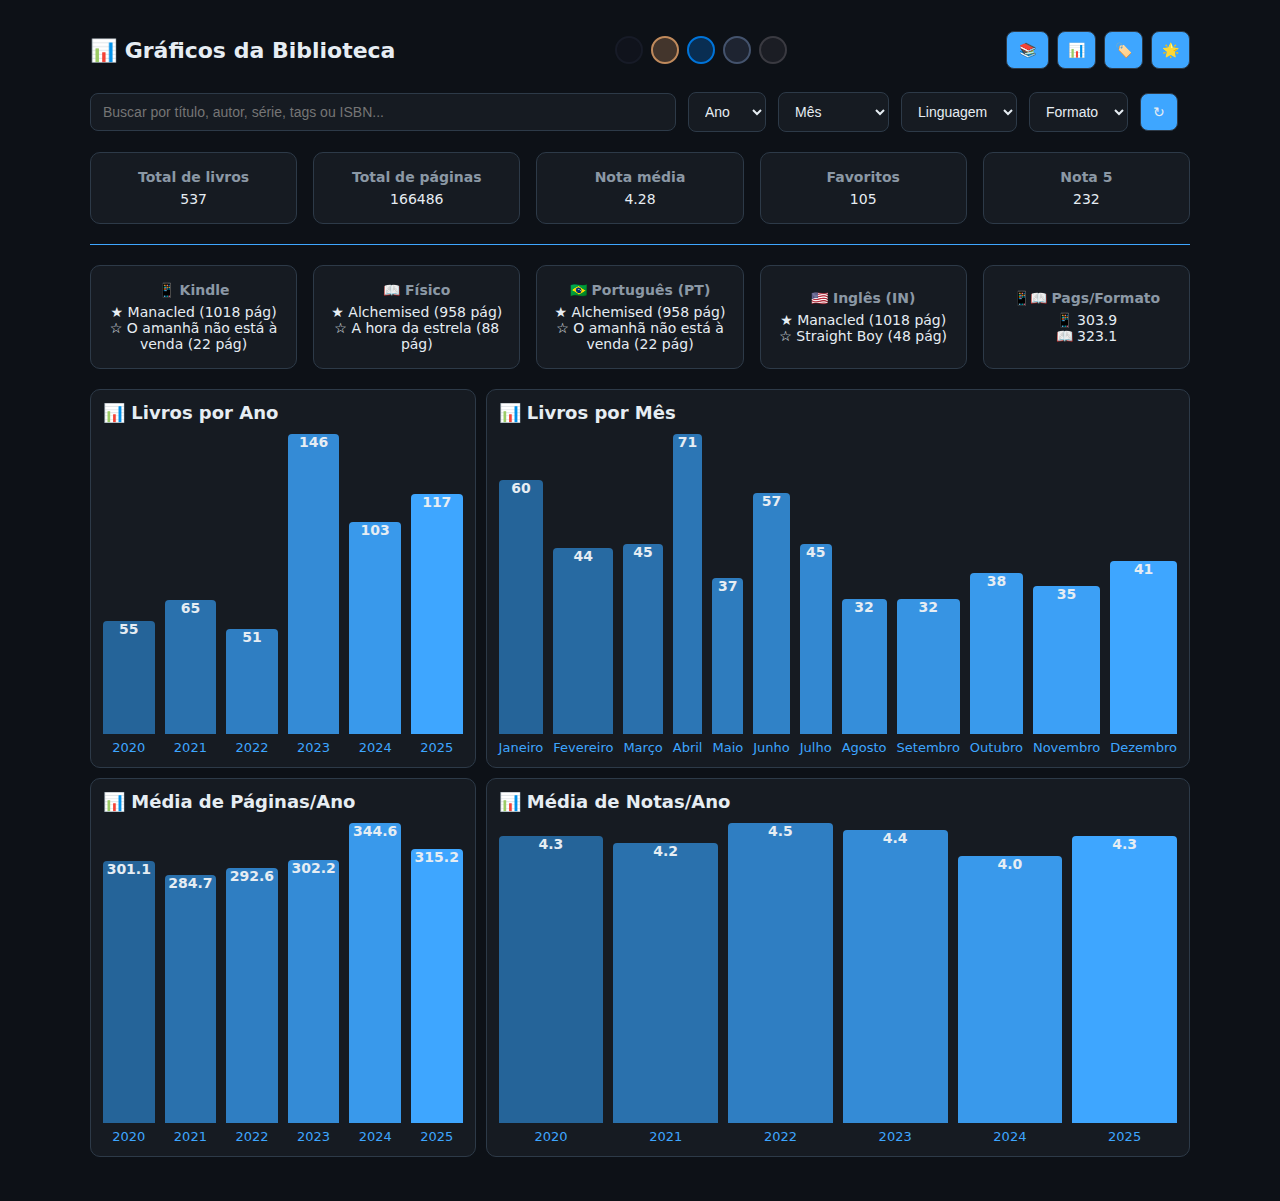
<file: charts.html>
<!DOCTYPE html>
<html lang="pt-BR">
<head>
  <meta charset="UTF-8" />
  <title>📊 Gráficos da Biblioteca</title>
  <meta name="viewport" content="width=device-width, initial-scale=1" />
<style>


body {
  margin: 0;
  padding: 24px;
  background: var(--bg);
  color: var(--text);
  font-family: system-ui, -apple-system, Segoe UI, Roboto, Ubuntu, Arial;
}
/* ========================================= */
/* HEADER */
/* ========================================= */
header {
  max-width: 1100px;
  margin: 0 auto 16px;
  display: flex;
  justify-content: space-between;
  align-items: center;
}

header h1 {
  margin: 0;
  font-size: 22px;
  font-weight: 600;
  color: var(--text);
}

.header-buttons {
  display: flex;
  gap: 8px;
}

.header-buttons button {
  background: var(--accent);
  border: 1px solid var(--chip-border);
  border-radius: 8px;
  color: var(--text);
  padding: 6px 10px;
  font-size: 14px;
  cursor: pointer;
  transition: 0.2s;
}

.header-buttons button:hover {
  background: color-mix(in srgb, var(--accent) 80%, var(--chip));
}

/* Subtítulo / texto secundário */
.sub {
  color: var(--muted);
  font-size: 13px;
}

/* ========================================= */
/* CONTROLS */
/* ========================================= */
.controls {
  display: grid;
  gap: 12px;
  max-width: 1100px;
  justify-content: center;
  grid-template-columns: 1fr auto auto auto auto auto auto;
  margin: 16px auto;
  align-items: center;
}

.controls input,
.controls select,
.controls button,
#back {
  background: var(--card);
  color: var(--text);
  border: 1px solid var(--chip-border);
  border-radius: 8px;
  padding: 10px 12px;
  font-size: 14px;
}

.controls button,
#back {
  cursor: pointer;
  background: var(--accent);
  border-color: var(--chip-border);
}

.controls button:hover,
#back:hover {
  background: color-mix(in srgb, var(--accent) 80%, var(--chip));
}

/* ========================================= */
/* ESTATÍSTICAS */
/* ========================================= */
.stats {
  max-width: 1100px;
  margin: 20px auto;
  display: grid;
  grid-template-columns: repeat(auto-fill, minmax(200px, 1fr));
  gap: 16px;
}

.stat {
  background: var(--card);
  border: 1px solid var(--chip-border);
  border-radius: 10px;
  padding: 16px;
  display: flex;
  flex-direction: column;
  justify-content: center;
  text-align: center;
}

.stat b {
  color: var(--muted);
  font-size: 14px;
  margin-bottom: 6px;
}

.stat .val {
  font-size: 14px;
  color: var(--text);
}

/* Agrupamentos de stats ocupando a linha inteira */
.stat-group {
  grid-column: 1 / -1;
  display: grid;
  grid-template-columns: 1fr 1fr;
  gap: 16px;
}

/* ========================================= */
/* GRÁFICOS */
/* ========================================= */

.charts-grid {
  max-width: 1100px;
  margin: 20px auto;
  display: grid;
  grid-template-columns: 1fr 1fr;
  gap: 10px;
  
}

.chart-card {
  background: var(--card);
  border: 1px solid var(--chip-border);
  border-radius: 10px;
  padding: 12px;
  display: flex;
  flex-direction: column;
  
}

.chart-card h3 {
  font-size: 18px;
  font-weight: 600;
  margin: 0 0 16px 0;
  text-align: center;
  align-self: flex-start;
  
}

.chart {
  display: flex;
  align-items: flex-end;
  gap: 10px;
  height: 300px;
  width: 100%;
  margin-top: 16px;
}

.bar {
  width: 100%;
  border-radius: 4px 4px 0 0;
  text-align: center;
  font-size: 14px;
  font-weight: bold;
  display: flex;
  align-items: flex-start;   /* texto no fundo da barra */
  justify-content: center;
  padding-bottom: 4px;     /* espaço para o número */
  box-sizing: border-box;  /* garante que padding não estoure a altura */
}

.bar-label {
  margin-top: 6px;
  font-size: 13px;
  color: var(--accent);
  text-align: center;
}


/* ========================================= */
/* CHIPS */
/* ========================================= */
.chip {
  border: 1px solid color-mix(in srgb, var(--accent) 55%, var(--chip-border));
  font-size: 11px;
  padding: 6px 8px;
  border-radius: 999px;
  color: var(--text);
  background: color-mix(in srgb, var(--accent) 25%, var(--card));
}

/* ========================================= */
/* TEMAS DISPONÍVEIS */
/* ========================================= */
.theme-dark {
  --bg: #0d1117;
  --card: #161b22;
  --text: #e6edf3;
  --muted: #8b98a5;
  --accent: #3ea6ff;
  --chip: #1f2935;
  --chip-border: #2d3a48;
}

.theme-neon {
  --bg: #070708;
  --card: #131318;
  --text: #ffffff;
  --muted: #cccccc;
  --accent: #ff40d8;
  --chip: #1d1d25;
  --chip-border: #4a4a65;
}

.theme-dark-academia {
  --bg: #1f1b17;
  --card: #493b30;
  --text: #f7f2e7;
  --muted: #ddd5ca;
  --accent: #ebac6d;
  --chip: #3a3028;
  --chip-border: #6b5848;
}

.theme-skoob {
  --bg: #e6f0fa;
  --card: #ffffff;
  --text: #1a1a1a;
  --muted: #555;
  --accent: #0077cc;
  --chip: #d9e9f7;
  --chip-border: #aacce0;
}

.theme-tumblr {
  --bg: #36465d;
  --card: #465a77;
  --text: #ffffff;
  --muted: #cfd6e0;
  --accent: #9b59b6;
  --chip: #529ECC;
  --chip-border: #5a6b85;
}

.theme-gray {
  --bg: #2c2c2c;
  --card: #363636;
  --text: #ffffff;
  --muted: #888;
  --accent: #ffcc00;
  --chip: #444;
  --chip-border: #666;
}

/* ========================================= */
/* BOTÕES DE TEMAS (corrigidos!) */
/* ========================================= */

.themes {
  display: flex;
  gap: 8px;
  margin: 12px 0;
}


/* CORES FIXAS DAS BOLINHAS */
.theme-option {
  width: 24px;
  height: 24px;
  border-radius: 50%;
  cursor: pointer;
  border: 2px solid transparent;
  transition: all 0.3s ease;
  background: rgba(255, 255, 255, 0.1); /* leve transparência */
}

.theme-option.theme-dark {
  border-color: #171b27;
  background: rgba(23, 27, 39, 0.3);
}

.theme-option.theme-dark-academia {
  border-color: #c08a5c;
  background: rgba(192, 138, 92, 0.3);
}

.theme-option.theme-skoob {
  border-color: #0074d9;
  background: rgba(0, 116, 217, 0.3);
}

.theme-option.theme-tumblr {
  border-color: #44536d;
  background: rgba(68, 83, 109, 0.3);
}

.theme-option.theme-gray {
  border-color: #3a3a41;
  background: rgba(58, 58, 65, 0.3);
}

/* Efeito hover */
.theme-option:hover {
  transform: scale(1.2);
  box-shadow: 0 0 6px rgba(0,0,0,0.3);
}


</style>

  </head>
<body>
  <header>
    <h1>📊 Gráficos da Biblioteca</h1>

     <div class="themes">
    <div class="theme-option theme-dark" onclick="setTheme('theme-dark')"></div>
    <div class="theme-option theme-dark-academia" onclick="setTheme('theme-dark-academia')"></div>
    <div class="theme-option theme-skoob" onclick="setTheme('theme-skoob')"></div>
    <div class="theme-option theme-tumblr" onclick="setTheme('theme-tumblr')"></div>
    <div class="theme-option theme-gray" onclick="setTheme('theme-gray')"></div>
  </div>

    <div class="header-buttons">
      <button id="back">📚</button>
      <button id="charts">📊</button>
      <button id="tags">🏷️</button>
      <button id="flashback">🌟</button>

    </div>
</header>
   <div class="controls">
      <input id="q" type="search" placeholder="Buscar por título, autor, série, tags ou ISBN..." />
      <select id="year"><option value="">Ano</option></select>
      <select id="month"><option value="">Mês</option></select>
      <select id="lang"><option value="">Linguagem</option></select>
      <select id="format"><option value="">Formato</option><option value="K">Kindle</option><option value="F">Físico</option></select>
      <button id="clear">↻</button>
</div>


<!-- Cards estatísticos reorganizados -->
<section class="stats" id="stats">
  <!-- Estatísticas gerais -->
<div class="stat">
    <b>Total de livros</b>
    <div class="val" id="stat-count">–</div>
  </div>
  <div class="stat">
    <b>Total de páginas</b>
    <div class="val" id="stat-pages">–</div>
  </div>
  <div class="stat">
    <b>Nota média</b>
    <div class="val" id="stat-rating">–</div>
  </div>
  <div class="stat">
    <b>Favoritos</b>
    <div class="val" id="stat-fav">–</div>
  </div>
  <div class="stat">
    <b>Nota 5</b>
    <div class="val" id="stat-5">–</div>
  </div>

  <!-- Separador visual -->
  <div style="grid-column: 1 / -1; height: 1px; background: var(--accent); margin: 4px 0;"></div>

  <!-- Agrupamento por Formato -->
  <div class="stat">
    <b>📱 Kindle</b>
    <div class="val">★ <span id="stat-maiorK">–</span></div>
    <div class="val">☆ <span id="stat-menorK">–</span></div>
  </div>
  <div class="stat">
    <b>📖 Físico</b>
    <div class="val">★ <span id="stat-maiorF">–</span></div>
    <div class="val">☆ <span id="stat-menorF">–</span></div>
  </div>

  <!-- Agrupamento por Idioma -->
  <div class="stat">
    <b>🇧🇷 Português (PT)</b>
<div class="val">★ <span id="stat-maiorPT">–</span></div>
<div class="val">☆ <span id="stat-menorPT">–</span></div>
  </div>
  <div class="stat">
    <b>🇺🇸 Inglês (IN)</b>
    <div class="val">★ <span id="stat-maiorEN">–</span></div>
    <div class="val">☆ <span id="stat-menorEN">–</span></div>
  </div>
  <div class="stat">
  <b>📱📖 Pags/Formato</b>
  <div class="val">📱 <span id="stat-mediaK">–</span></div>
  <div class="val">📖 <span id="stat-mediaF">–</span></div>
</div>

</section>


  <main class="grid">

<div class="charts-grid">
  <div class="chart-card">
    <h3>📊 Livros por Ano</h3>
    <div id="chart-livros-ano" class="chart"></div>
  </div>
  <div class="chart-card">
    <h3>📊 Livros por Mês</h3>
    <div id="chart-livros-mes" class="chart"></div>
  </div>
  <div class="chart-card">
    <h3>📊 Média de Páginas/Ano</h3>
    <div id="chart-paginas-ano" class="chart"></div>
  </div>
  <div class="chart-card">
    <h3>📊 Média de Notas/Ano</h3>
    <div id="chart-notas-ano" class="chart"></div>
  </div>
</div>


</main>

<script>
const mesesOrdem = ["Janeiro","Fevereiro","Março","Abril","Maio","Junho","Julho","Agosto","Setembro","Outubro","Novembro","Dezembro"];
const state = { data: [], filtered: [], q:"", year:"", month:"", lang:"", format:"" };

// Carregar dados
fetch("./books.json")
  .then(r => r.json())
  .then(data => {
    state.data = Array.isArray(data) ? data : [];
    populateFilters(state.data);
    applyFilters();
  });

// Funções utilitárias
function normalize(s) {
  return (s||"").toString().toLowerCase().normalize("NFD").replace(/[\u0300-\u036f]/g,"");
}
function getTags(b) {
  return [b.TAG1,b.TAG2,b.TAG3].filter(t=>t);
}

// Aplicar filtros
function applyFilters() {
  const qn = normalize(state.q);
  state.filtered = state.data.filter(b => {
    const tagsN = getTags(b).map(t=>normalize(t));
    return (!qn || normalize(b.TITLE).includes(qn) || normalize(b.AUTHOR).includes(qn) || tagsN.some(t=>t.includes(qn)))
        && (!state.year || String(b.YEAR) === String(state.year))
        && (!state.month || String(b.MONTH) === String(state.month))
        && (!state.lang || String(b.LANGUAGE) === String(state.lang))
        && (!state.format || String(b.FORMAT) === String(state.format));
  });
  renderStats(state.filtered);
  renderCharts(state.filtered);
}

// Renderizar estatísticas
function renderStats(list) {
  const setText = (id, val) => document.getElementById(id).textContent = val;
  setText("stat-count", list.length);
  setText("stat-pages", list.reduce((a,b)=>a+(+b.PAGES||0),0));
  setText("stat-rating", (list.reduce((a,b)=>a+(+b.RATING||0),0)/(list.length||1)).toFixed(2));
  setText("stat-fav", list.filter(b=>(b.FAV||"").toUpperCase()==="YES").length);
  setText("stat-5", list.filter(b=>(+b.RATING)===5).length);

  const formatStats = (arr) => {
    const maior = arr.reduce((a,b)=>(+b.PAGES>(+a.PAGES||0)?b:a), {});
    const menor = arr.reduce((a,b)=>(+b.PAGES<(+a.PAGES||Infinity)?b:a), {});
    return {
      maior: maior.TITLE ? `${maior.TITLE} (${maior.PAGES} pág)` : "–",
      menor: menor.TITLE ? `${menor.TITLE} (${menor.PAGES} pág)` : "–",
      media: arr.length ? (arr.reduce((a,b)=>a+(+b.PAGES||0),0)/arr.length).toFixed(1) : "–"
    };
  };

  const kindle = formatStats(list.filter(b=>b.FORMAT==="K"));
  const fisico = formatStats(list.filter(b=>b.FORMAT==="F"));
  setText("stat-maiorK", kindle.maior); setText("stat-menorK", kindle.menor); setText("stat-mediaK", kindle.media);
  setText("stat-maiorF", fisico.maior); setText("stat-menorF", fisico.menor); setText("stat-mediaF", fisico.media);

  const ptStats = formatStats(list.filter(b=>String(b.LANGUAGE).toUpperCase()==="PT"));
  const enStats = formatStats(list.filter(b=>String(b.LANGUAGE).toUpperCase()==="IN"));
  setText("stat-maiorPT", ptStats.maior); setText("stat-menorPT", ptStats.menor);
  setText("stat-maiorEN", enStats.maior); setText("stat-menorEN", enStats.menor);
}

// Agrupar e calcular média
function groupBy(arr,key) {
  return arr.reduce((acc,o)=>{
    if(o[key]) acc[o[key]]=(acc[o[key]]||0)+1;
    return acc;
  },{});
}
function avgByYear(arr,key) {
  const grouped = {};
  arr.forEach(b=>{
    if(b.YEAR) {
      if(!grouped[b.YEAR]) grouped[b.YEAR] = [];
      grouped[b.YEAR].push(+b[key]||0);
    }
  });
  return Object.fromEntries(Object.entries(grouped).map(([y,v])=>[y,(v.reduce((a,b)=>a+b,0)/v.length).toFixed(1)]));
}

// Renderizar gráfico de barras com escala de cores
// Renderizar gráfico de barras com escala de cores
function renderBarChart(containerId, dataObj) {
  const container = document.getElementById(containerId);
  container.innerHTML = "";

  const maxHeight = container.clientHeight || 280;
  const values = Object.values(dataObj);
  const maxVal = Math.max(...values, 1);

  // Sempre pega a cor atual do tema
const baseColor = getComputedStyle(document.body)
                    .getPropertyValue('--accent').trim();

  Object.entries(dataObj).forEach(([label, value], idx, arr)=>{
    const wrapper = document.createElement("div");
    wrapper.style.flex="1"; 
    wrapper.style.display="flex"; 
    wrapper.style.flexDirection="column";
    wrapper.style.alignItems="center"; 
    wrapper.style.justifyContent="flex-end";

    const bar = document.createElement("div");
    bar.className="bar";
    bar.style.height=((+value/maxVal)*maxHeight)+"px";

    // Escalonar cor conforme posição
    const factor = 0.6 + 0.4 * (idx / (arr.length-1 || 1));
    bar.style.background = adjustColorBrightness(baseColor, factor);

    bar.textContent = value;

    const lbl = document.createElement("div");
    lbl.className="bar-label"; 
    lbl.textContent=label;

    wrapper.appendChild(bar); 
    wrapper.appendChild(lbl); 
    container.appendChild(wrapper);
  });
}

function renderCharts(list) {
  renderBarChart("chart-livros-ano", groupBy(list,"YEAR"));
  renderBarChart("chart-livros-mes", groupBy(list,"MONTH"));
  renderBarChart("chart-paginas-ano", avgByYear(list,"PAGES"));
  renderBarChart("chart-notas-ano", avgByYear(list,"RATING"));
}

// Ajusta brilho de uma cor HEX ou RGB
function adjustColorBrightness(col, factor) {
  let r, g, b;
  if(col.startsWith("#")) {
    r=parseInt(col.substr(1,2),16);
    g=parseInt(col.substr(3,2),16);
    b=parseInt(col.substr(5,2),16);
  } else if(col.startsWith("rgb")) {
    [r,g,b] = col.match(/\d+/g).map(Number);
  } else return col;
  r = Math.min(255, Math.round(r*factor));
  g = Math.min(255, Math.round(g*factor));
  b = Math.min(255, Math.round(b*factor));
  return `rgb(${r},${g},${b})`;
}

// Popular filtros
function populateFilters(data){
  const yearSel=document.getElementById("year");
  const monthSel=document.getElementById("month");
  const langSel=document.getElementById("lang");

  [...new Set(data.map(d=>d.YEAR))].filter(Boolean).sort((a,b)=>a-b).forEach(y=>{
    const opt=document.createElement("option"); opt.value=y; opt.textContent=y; yearSel.appendChild(opt);
  });

  mesesOrdem.forEach(m=>{
    const opt=document.createElement("option"); opt.value=m; opt.textContent=m; monthSel.appendChild(opt);
  });

  [...new Set(data.map(d=>String(d.LANGUAGE).toUpperCase()))].filter(Boolean).sort().forEach(l=>{
    const opt=document.createElement("option"); opt.value=l; opt.textContent=l; langSel.appendChild(opt);
  });
}

// Tema
function setTheme(themeClass){
  document.body.className=themeClass;
  localStorage.setItem("selectedTheme", themeClass);
  applyFilters(); // força redesenho dos gráficos já com a nova cor
}

document.addEventListener("DOMContentLoaded", ()=>{
  document.body.className = localStorage.getItem("selectedTheme") || "theme-dark";
});

// Navegação
["charts","tags","flashback"].forEach(id=>{
  document.getElementById(id)?.addEventListener("click",()=> location.href = id+".html");
});
document.getElementById("back")?.addEventListener("click",()=> location.href="index.html");

// Eventos filtros
["q","year","month","lang","format"].forEach(id=>{
  const ev = (id==="q") ? "input" : "change";
  document.getElementById(id).addEventListener(ev, e=>{
    state[id] = e.target.value;
    applyFilters();
  });
});
document.getElementById("clear").addEventListener("click",()=>{
  ["q","year","month","lang","format"].forEach(id=>{
    state[id]="";
    document.getElementById(id).value="";
  });
  applyFilters();
});
</script>


</body>
</html>
</file>
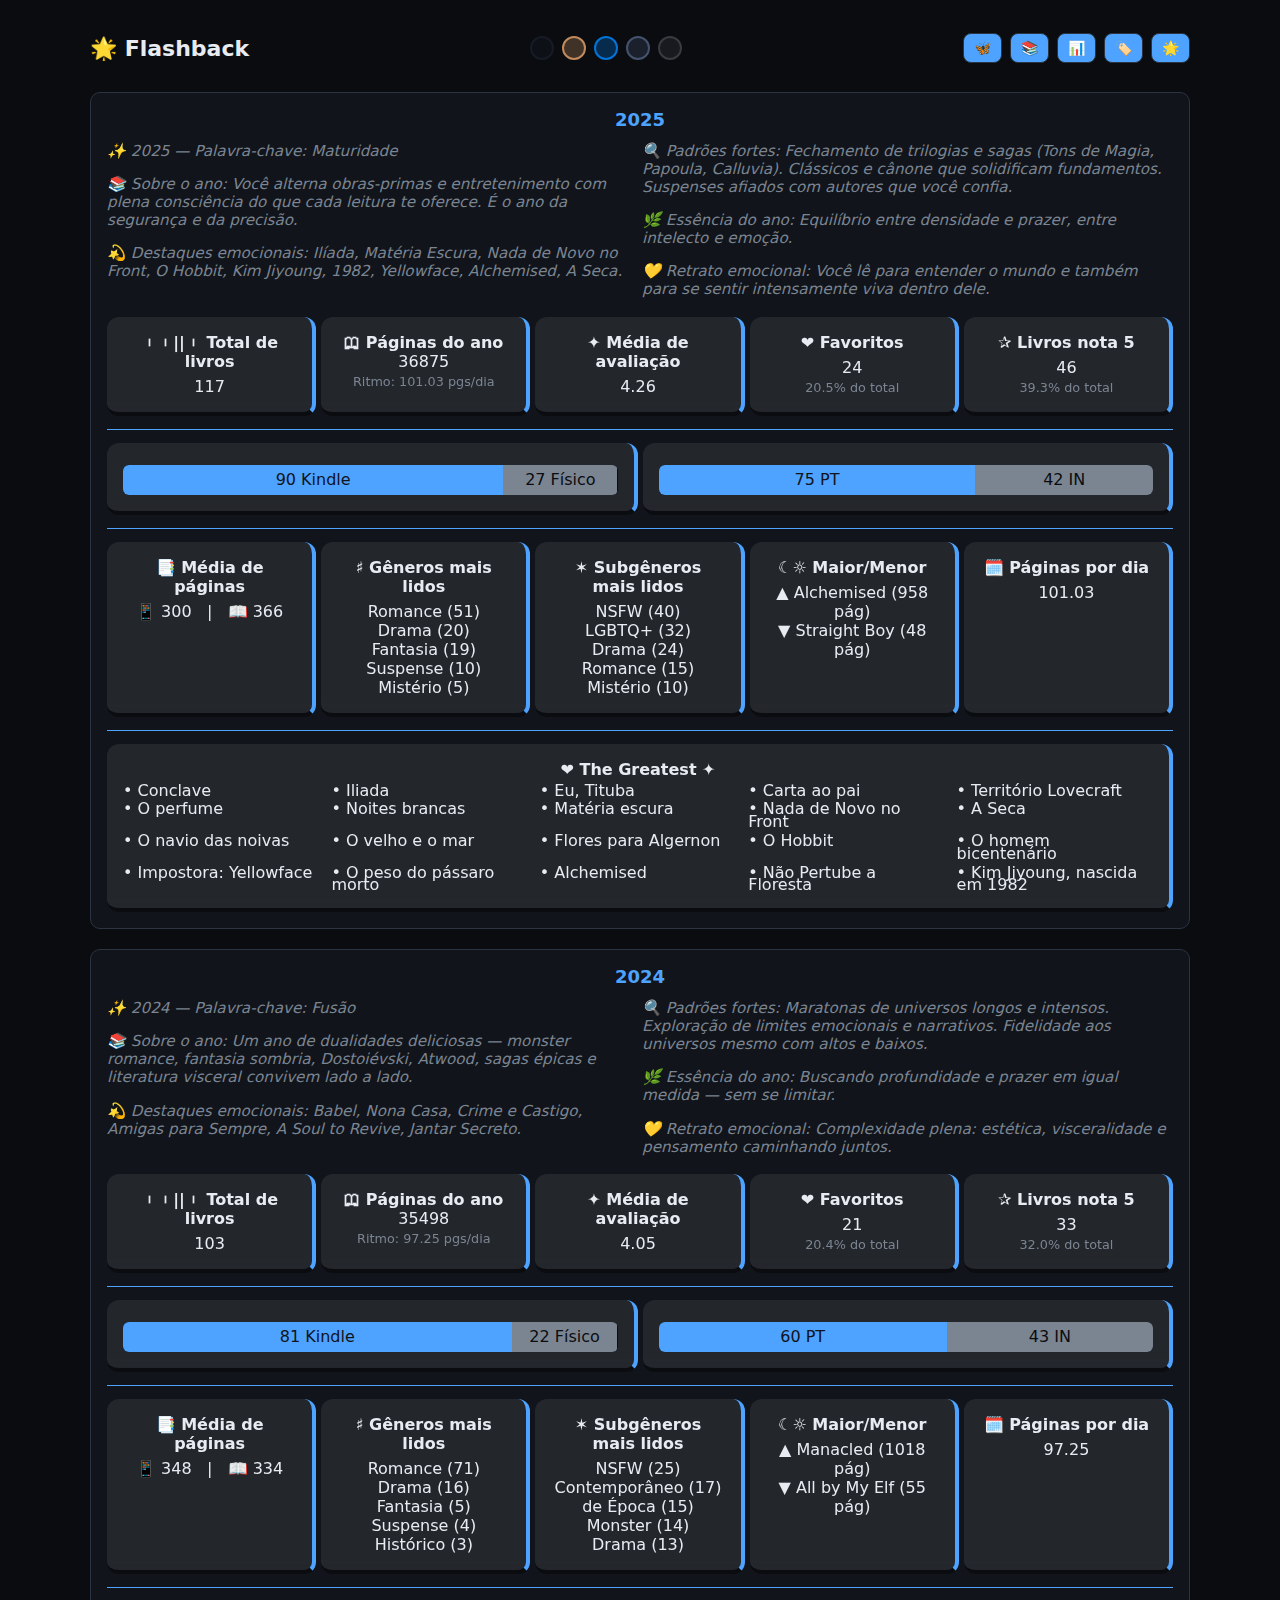
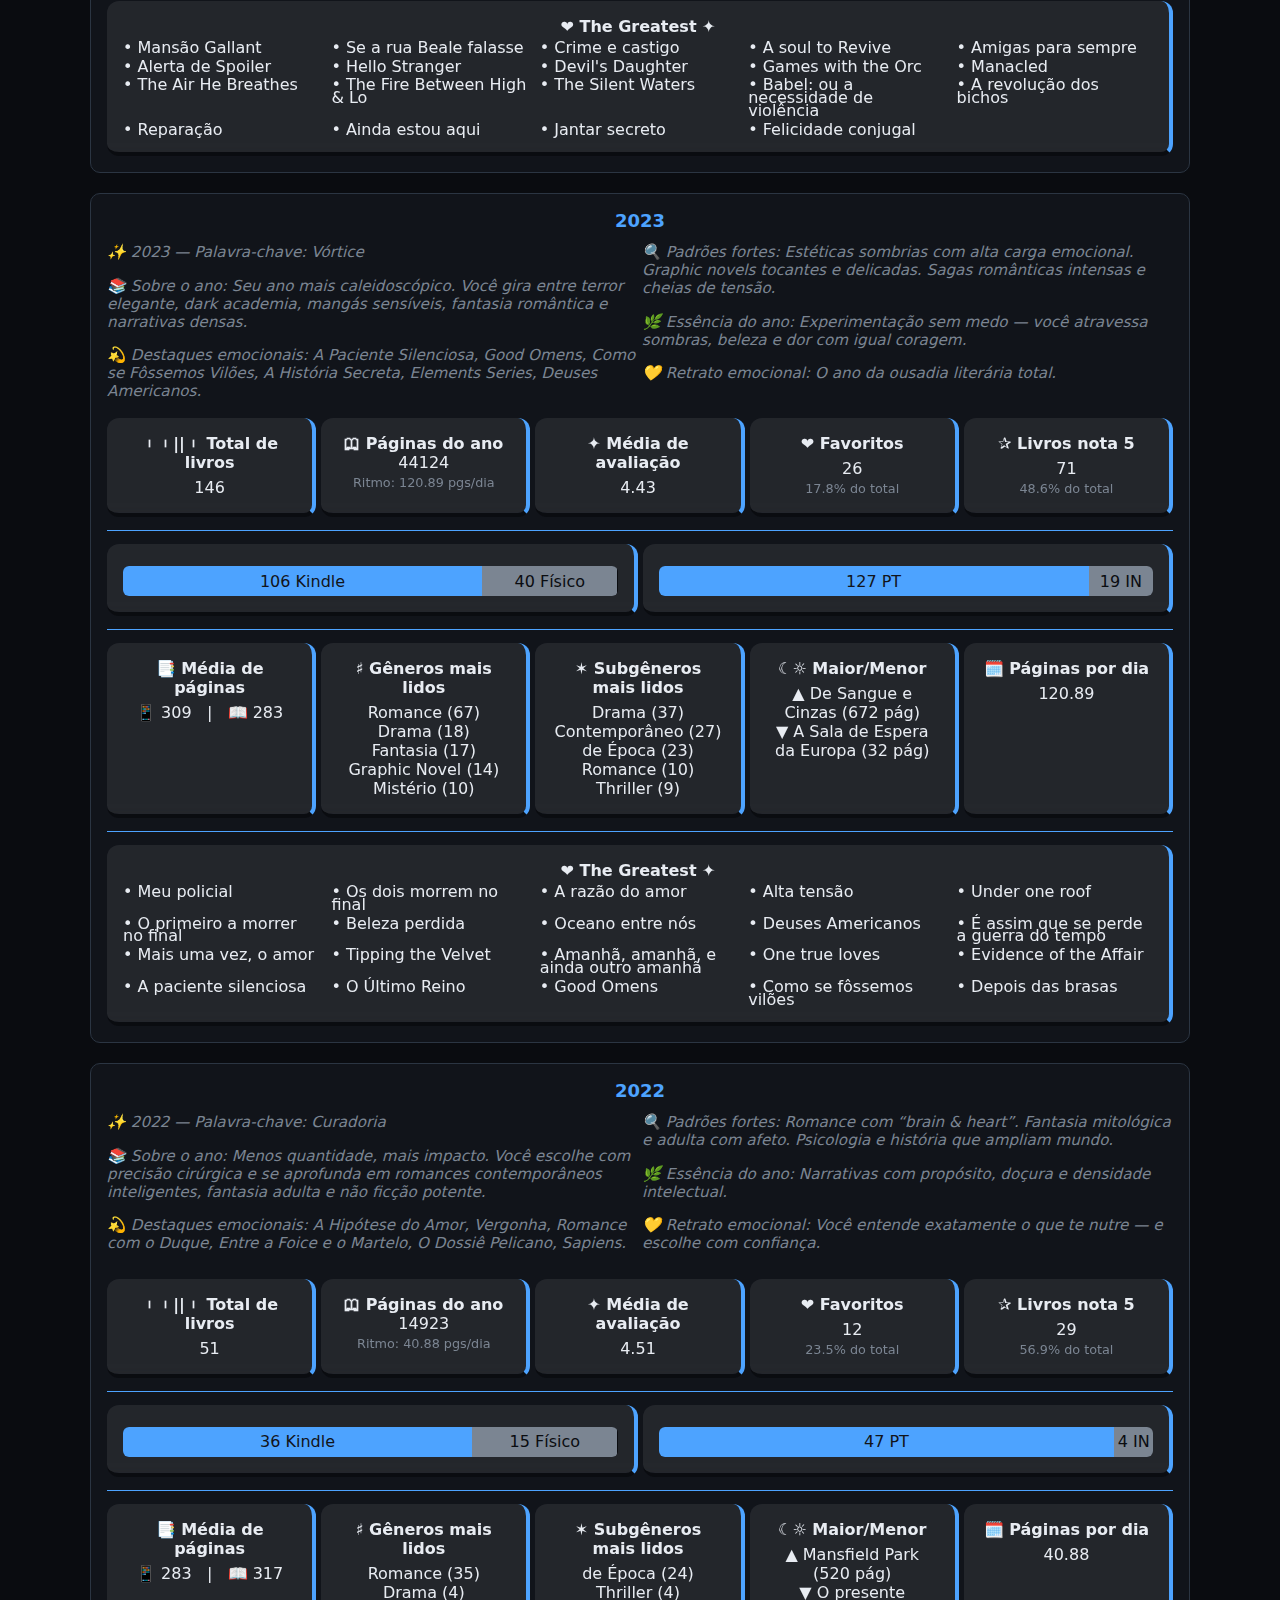
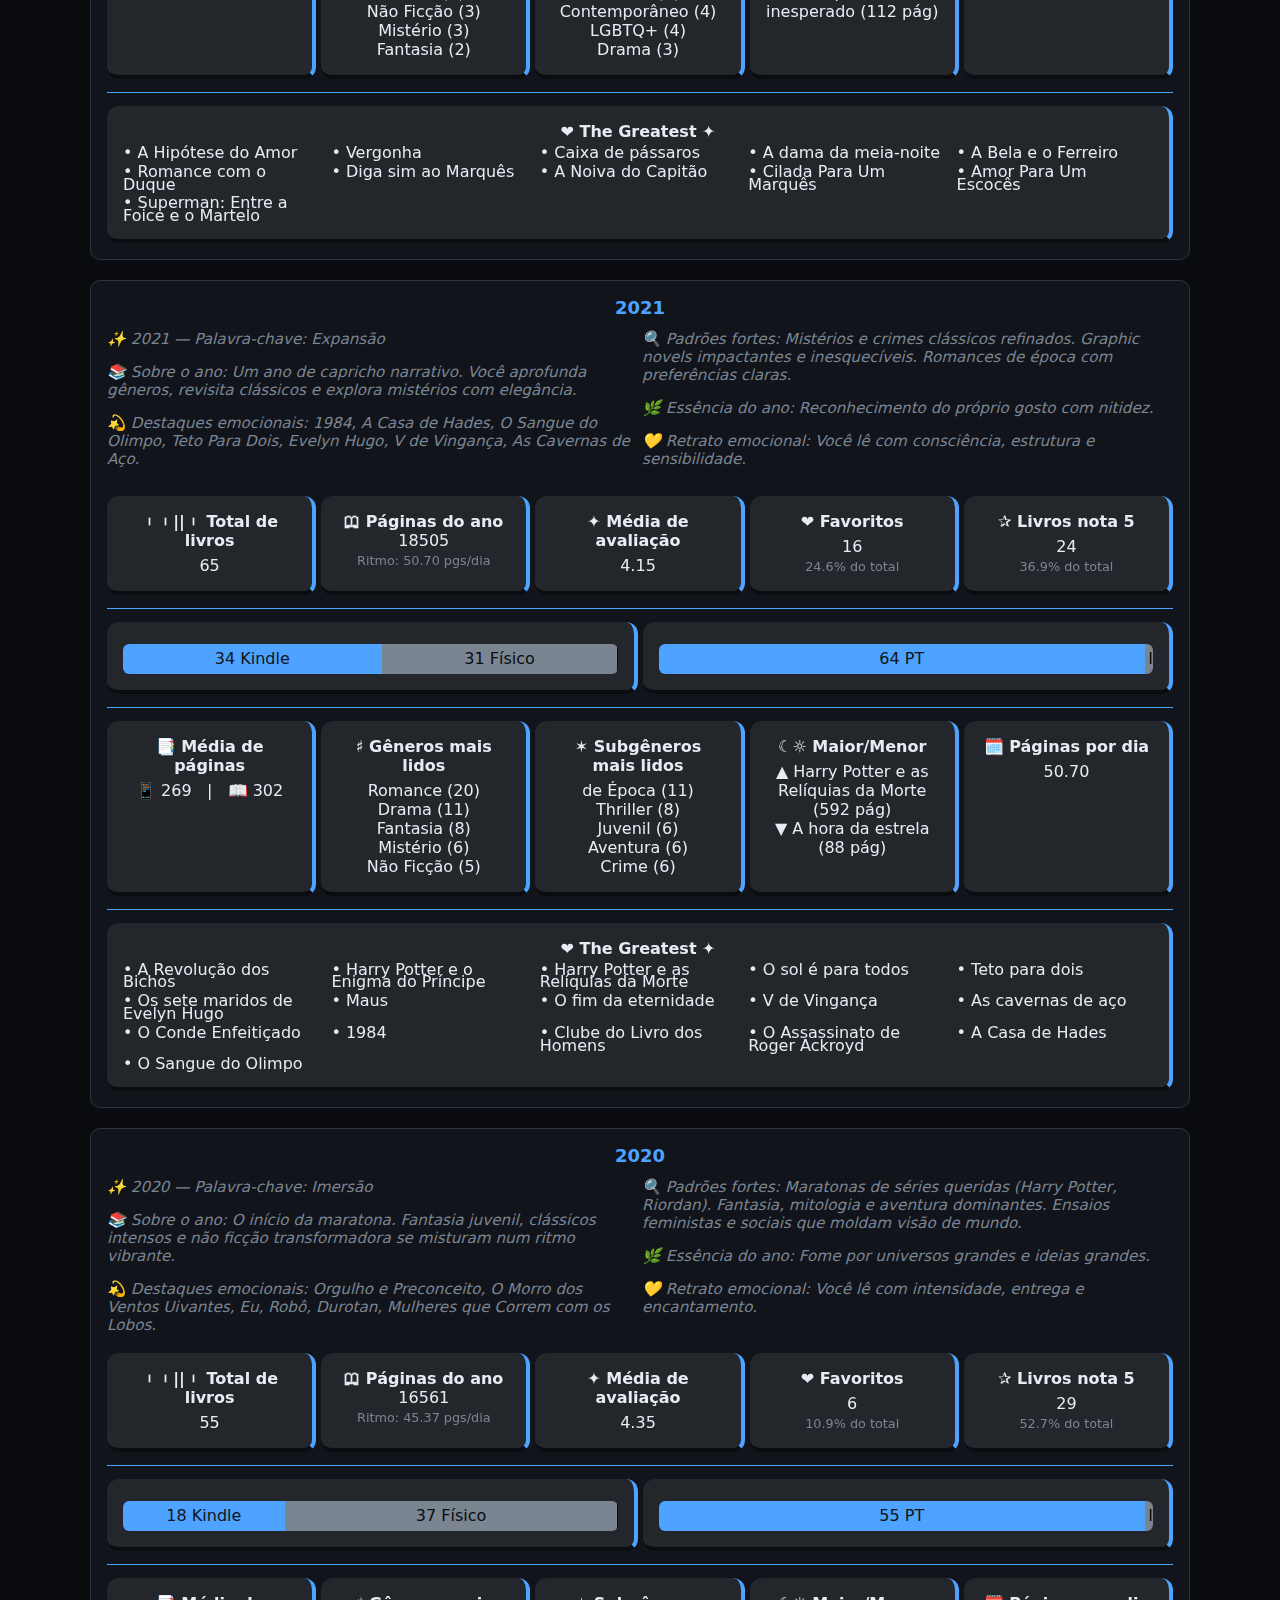
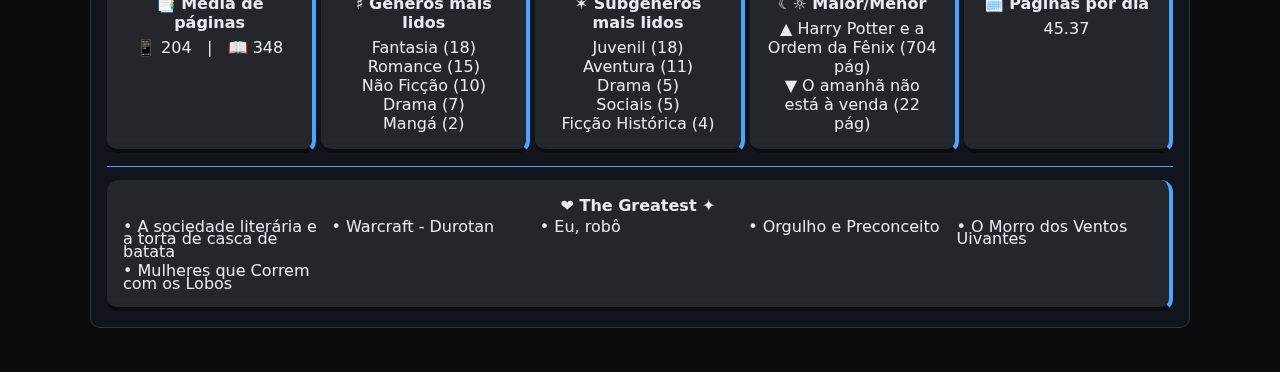
<file: flashback.html>
<!DOCTYPE html>
<html lang="pt-BR">
<head>
  <meta charset="UTF-8">
  <title>🌟 Flashback - Biblioteca</title>

<style>
* {
  box-sizing: border-box;
}
body {
  margin: 0;
  padding: 24px;
  background: var(--bg);
  color: var(--text);
  font-family: system-ui, -apple-system, Segoe UI, Roboto, Ubuntu, Arial;
}

/* ========================================= */
/* HEADER */
/* ========================================= */
header {
  max-width: 1100px;
  margin: 0 auto 16px;
  display: flex;
  justify-content: space-between;
  align-items: center;
}

header h1 {
  margin: 0;
  font-size: 22px;
  font-weight: 600;
  color: var(--text);
}

.header-buttons {
  display: flex;
  gap: 8px;
}

.header-buttons button {
  background: var(--accent);
  border: 1px solid var(--chip-border);
  border-radius: 8px;
  color: var(--text);
  padding: 6px 10px;
  font-size: 14px;
  cursor: pointer;
}

/* ========================================= */
/* YEAR BLOCK */
/* ========================================= */
.year-block {
  max-width: 1100px;
  margin: 20px auto;
  background: var(--card);
  border: 1px solid var(--chip-border);
  border-radius: 10px;
  padding: 16px;
}

.year-block h2 {
  margin: 0 0 12px;
  font-size: 18px;
  font-weight: 600;
  color: var(--accent);
}
.year-analysis {
  margin: 8px 0 12px;
  font-size: 0.95em;
  color: var(--muted);
  font-style: italic;
}

/* ========================================= */
/* STATS */
/* ========================================= */

.stats {
  display: flex;
  flex-wrap: wrap;
  justify-content: center; /* centraliza horizontalmente */
  gap: 5px;
  text-align: center;
}

.stat {
  flex: 1 1 180px;
  
  /* aparência glass */
  background: rgba(255, 255, 255, 0.08);
  backdrop-filter: blur(6px);
  -webkit-backdrop-filter: blur(6px);
  
  border-bottom: 4px solid var(--bg);
 border-right: 4px solid var(--accent);
  border-radius: 12px;
  padding: 16px;
  
  color: var(--text);
  transition: all 0.25s ease;
}

.stat span {
  display: block;
  font-weight: bold;
  margin-bottom: 6px;
}

.year-header {
  text-align: center;
}

.divider {
  flex-basis: 100%;
  border: none;
  height: 1px;
  background: var(--accent);
  margin: 8px 0;
}
  .greatest-grid {
    display: grid;
    grid-template-columns: repeat(auto-fit, minmax(180px, 1fr));
    gap: 6px 12px;
    line-height: 0.8;
    text-align: left;
  }

  .greatest-grid > div {
    display: block;
  }

.barra-container {
  width: 100%;
  height: 30px;
  background: var(--bg);  
  border-radius: 6px;
  overflow: hidden;
  margin-top: 6px;
  display: flex;
  font-size: 0.75em;
}

.barra {
  height: 100%;
  display: flex;
  align-items: center;
  justify-content: center;   /* centraliza o texto */
  color: white;
  white-space: nowrap;       /* não quebra linha */
  overflow: hidden;
  text-overflow: clip;       /* esconde texto se faltar espaço */
  padding: 0 4px;
  transition: width 0.4s ease;
}

.kind {  background: var(--accent); font-size: medium; color: var(--card);}

.fisico {  background: var(--muted); font-size: medium; color: var(--bg);}

.pt {  background: var(--accent); font-size: medium; color: var(--card);}

.in {  background: var(--muted); font-size: medium; color: var(--bg);}

/* ========================================= */
/* TEMAS – EXATAMENTE OS DO TEMA PRINCIPAL */
/* ========================================= */

.theme-dark {
  --bg: #0a0c10;
  --card: #11141a;
  --text: #e8ecf2;
  --muted: #7b8592;
  --accent: #4da3ff;
  --chip-border: #2b3542;
}

.theme-dark-academia {
  --bg: #1f1b17;
  --card: #493b30;
  --text: #f7f2e7;
  --muted: #ddd5ca;
  --accent: #ebac6d;
  --chip: #3a3028;
  --chip-border: #6b5848;
}

.theme-skoob {
  --bg: #e9f4ff;
  --card: #ffffff;
  --text: #1a1e25;
  --muted: #62758a;
  --accent: #1f8bff;
  --chip-border: #95c4ff;
}

.theme-tumblr {
  --bg: #4b5e79;
  --card: #304461;
  --text: #ffffff;
  --muted: #cfd6e0;
  --accent: #9b59b6;
  --chip: #529ECC;
  --chip-border: #5a6b85;
}


.theme-gray {
  --bg: #2c2d2f;
  --card: #393b3e;
  --text: #e4e4e4;
  --muted: #a8a8a8;
  --accent: #ffdf57;
  --chip-border: #76787c;
}

/* ========================================= */
/* BOTÕES DE TEMAS (corrigidos!) */
/* ========================================= */

.themes {
  display: flex;
  gap: 8px;
  margin: 12px 0;
}


/* CORES FIXAS DAS BOLINHAS */
.theme-option {
  width: 24px;
  height: 24px;
  border-radius: 50%;
  cursor: pointer;
  border: 2px solid transparent;
  transition: all 0.3s ease;
  background: rgba(255, 255, 255, 0.1); /* leve transparência */
}

.theme-option.theme-dark {
  border-color: #171b27;
  background: rgba(23, 27, 39, 0.3);
}

.theme-option.theme-dark-academia {
  border-color: #c08a5c;
  background: rgba(192, 138, 92, 0.3);
}

.theme-option.theme-skoob {
  border-color: #0074d9;
  background: rgba(0, 116, 217, 0.3);
}

.theme-option.theme-tumblr {
  border-color: #44536d;
  background: rgba(68, 83, 109, 0.3);
}

.theme-option.theme-gray {
  border-color: #3a3a41;
  background: rgba(58, 58, 65, 0.3);
}

/* Efeito hover */
.theme-option:hover {
  transform: scale(1.2);
  box-shadow: 0 0 6px rgba(0,0,0,0.3);
}


</style>

</head>
<body>
  <header>
    <h1>🌟 Flashback</h1>
    <div class="themes">
      <div class="theme-option theme-dark" onclick="setTheme('theme-dark')"></div>
      <div class="theme-option theme-dark-academia" onclick="setTheme('theme-dark-academia')"></div>
      <div class="theme-option theme-skoob" onclick="setTheme('theme-skoob')"></div>
      <div class="theme-option theme-tumblr" onclick="setTheme('theme-tumblr')"></div>
      <div class="theme-option theme-gray" onclick="setTheme('theme-gray')"></div>
    </div>

    <div class="header-buttons">
      <button id="2026">🦋</button>
      <button id="back">📚</button>
      <button id="charts">📊</button>
      <button id="tags">🏷️</button>
      <button id="flashback">🌟</button>
    </div>
  </header>

  <section id="flashback-container">
    <!-- Blocos por ano serão renderizados aqui -->
  </section>

  <script>
    // Carregar dados
    fetch("./books.json").then(r=>r.json()).then(data=>{
      renderFlashback(data);
    });

function getYearAnalysis(year){
const analyses = {

2025: `<div id="analysis" style="columns:2; column-gap:4px; text-align:left;">✨ 2025 — Palavra-chave: Maturidade  
<p>📚 Sobre o ano: Você alterna obras-primas e entretenimento com plena consciência do que cada leitura te oferece. É o ano da segurança e da precisão.  
<p>💫 Destaques emocionais: Ilíada, Matéria Escura, Nada de Novo no Front, O Hobbit, Kim Jiyoung, 1982, Yellowface, Alchemised, A Seca.  
<p>🔍 Padrões fortes: Fechamento de trilogias e sagas (Tons de Magia, Papoula, Calluvia). Clássicos e cânone que solidificam fundamentos. Suspenses afiados com autores que você confia.  
<p>🌿 Essência do ano: Equilíbrio entre densidade e prazer, entre intelecto e emoção.  
<p>💛 Retrato emocional: Você lê para entender o mundo e também para se sentir intensamente viva dentro dele.</div>`,

2024: `<div id="analysis" style="columns:2; column-gap:4px; text-align:left;">✨ 2024 — Palavra-chave: Fusão  
<p>📚 Sobre o ano: Um ano de dualidades deliciosas — monster romance, fantasia sombria, Dostoiévski, Atwood, sagas épicas e literatura visceral convivem lado a lado.  
<p>💫 Destaques emocionais: Babel, Nona Casa, Crime e Castigo, Amigas para Sempre, A Soul to Revive, Jantar Secreto.  
<p>🔍 Padrões fortes: Maratonas de universos longos e intensos. Exploração de limites emocionais e narrativos. Fidelidade aos universos mesmo com altos e baixos.  
<p>🌿 Essência do ano: Buscando profundidade e prazer em igual medida — sem se limitar.  
<p>💛 Retrato emocional: Complexidade plena: estética, visceralidade e pensamento caminhando juntos.</div>`,

2023: `<div id="analysis" style="columns:2; column-gap:4px; text-align:left;">✨ 2023 — Palavra-chave: Vórtice  
<p>📚 Sobre o ano: Seu ano mais caleidoscópico. Você gira entre terror elegante, dark academia, mangás sensíveis, fantasia romântica e narrativas densas.  
<p>💫 Destaques emocionais: A Paciente Silenciosa, Good Omens, Como se Fôssemos Vilões, A História Secreta, Elements Series, Deuses Americanos.  
<p>🔍 Padrões fortes: Estéticas sombrias com alta carga emocional. Graphic novels tocantes e delicadas. Sagas românticas intensas e cheias de tensão.  
<p>🌿 Essência do ano: Experimentação sem medo — você atravessa sombras, beleza e dor com igual coragem.  
<p>💛 Retrato emocional: O ano da ousadia literária total.</div>`,

2022: `<div id="analysis" style="columns:2; column-gap:4px; text-align:left;">✨ 2022 — Palavra-chave: Curadoria  
<p>📚 Sobre o ano: Menos quantidade, mais impacto. Você escolhe com precisão cirúrgica e se aprofunda em romances contemporâneos inteligentes, fantasia adulta e não ficção potente.  
<p>💫 Destaques emocionais: A Hipótese do Amor, Vergonha, Romance com o Duque, Entre a Foice e o Martelo, O Dossiê Pelicano, Sapiens.  
<p>🔍 Padrões fortes: Romance com “brain & heart”. Fantasia mitológica e adulta com afeto. Psicologia e história que ampliam mundo.  
<p>🌿 Essência do ano: Narrativas com propósito, doçura e densidade intelectual.  
<p>💛 Retrato emocional: Você entende exatamente o que te nutre — e escolhe com confiança.</div>`,

2021: `<div id="analysis" style="columns:2; column-gap:4px; text-align:left;">✨ 2021 — Palavra-chave: Expansão  
<p>📚 Sobre o ano: Um ano de capricho narrativo. Você aprofunda gêneros, revisita clássicos e explora mistérios com elegância.  
<p>💫 Destaques emocionais: 1984, A Casa de Hades, O Sangue do Olimpo, Teto Para Dois, Evelyn Hugo, V de Vingança, As Cavernas de Aço.  
<p>🔍 Padrões fortes: Mistérios e crimes clássicos refinados. Graphic novels impactantes e inesquecíveis. Romances de época com preferências claras.  
<p>🌿 Essência do ano: Reconhecimento do próprio gosto com nitidez.  
<p>💛 Retrato emocional: Você lê com consciência, estrutura e sensibilidade.</div>`,

2020: `<div id="analysis" style="columns:2; column-gap:4px; text-align:left;">✨ 2020 — Palavra-chave: Imersão  
<p>📚 Sobre o ano: O início da maratona. Fantasia juvenil, clássicos intensos e não ficção transformadora se misturam num ritmo vibrante.  
<p>💫 Destaques emocionais: Orgulho e Preconceito, O Morro dos Ventos Uivantes, Eu, Robô, Durotan, Mulheres que Correm com os Lobos.  
<p>🔍 Padrões fortes: Maratonas de séries queridas (Harry Potter, Riordan). Fantasia, mitologia e aventura dominantes. Ensaios feministas e sociais que moldam visão de mundo.  
<p>🌿 Essência do ano: Fome por universos grandes e ideias grandes.  
<p>💛 Retrato emocional: Você lê com intensidade, entrega e encantamento.</div>`

};

return analyses[year] || "";
}

    function renderFlashback(list){
      const grouped = {};
      list.forEach(b=>{
        const year = b.YEAR || "Sem ano";
        if(!grouped[year]) grouped[year] = [];
        grouped[year].push(b);
      });

      const container = document.getElementById("flashback-container");
      container.innerHTML = "";

      const anos = [2025, 2024, 2023, 2022, 2021, 2020];

      anos.forEach(year=>{
        if(!grouped[year]) return;
        const books = grouped[year];
        const block = document.createElement("div");
        block.className = "year-block";

        // Estatísticas principais
        const total = books.length;
        const pages = books.reduce((sum,b)=>sum+(b.PAGES||0),0);
        const avgRating = (books.reduce((sum,b)=>sum+(b.RATING||0),0)/total).toFixed(2);

        const favs = books.filter(b=>b.FAV=="YES").length;
        const nota5 = books.filter(b=>b.RATING==5).length;

        // Maior e menor livro em páginas
const maiorLivro = books.length ? Math.max(...books.map(b=>b.PAGES||0)) : "-";
const menorLivro = books.length ? Math.min(...books.map(b=>b.PAGES||0)) : "-";

        // Formato
        const kindle = books.filter(b=>b.FORMAT=="K");
        const fisico = books.filter(b=>b.FORMAT=="F");
        const qtdK = kindle.length;
        const qtdF = fisico.length;
        const mediaK = qtdK ? (kindle.reduce((s,b)=>s+(b.PAGES||0),0)/qtdK).toFixed(0) : "-";
        const mediaF = qtdF ? (fisico.reduce((s,b)=>s+(b.PAGES||0),0)/qtdF).toFixed(0) : "-";

        // Idioma
        const pt = books.filter(b=>b.LANGUAGE=="PT");
        const inLang = books.filter(b=>b.LANGUAGE=="IN");
        const qtdPT = pt.length;
        const qtdIN = inLang.length;
// Maior e menor livro em páginas + título
let maiorLivroObj = null;
let menorLivroObj = null;

if (books.length) {
  maiorLivroObj = books.reduce((max,b)=> (b.PAGES||0) > (max.PAGES||0) ? b : max, books[0]);
  menorLivroObj = books.reduce((min,b)=> (b.PAGES||0) < (min.PAGES||0) ? b : min, books[0]);
}

// --------- GÊNEROS (TAG1) -------------
const generoCount = {};
books.forEach(b => {
  if (b.TAG1) {
    generoCount[b.TAG1] = (generoCount[b.TAG1] || 0) + 1;
  }
});

const topGeneros = Object.entries(generoCount)
  .sort((a, b) => b[1] - a[1])
  .slice(0, 5);


// --------- SUBGÊNEROS (TAG2, TAG3) -------------
const subgeneroCount = {};
books.forEach(b => {
  [b.TAG2, b.TAG3].forEach(tag => {
    if (tag) {
      subgeneroCount[tag] = (subgeneroCount[tag] || 0) + 1;
    }
  });
});

const topSubgeneros = Object.entries(subgeneroCount)
  .sort((a, b) => b[1] - a[1])
  .slice(0, 5);

const greatest = books.filter(b => b.RATING === 5 && b.FAV === "YES");

let somaKF = qtdK + qtdF;
let somaPTIN = qtdPT + qtdIN;

block.innerHTML = `
  <div class="year-header">
    <h2>${year}</h2>
    <div class="year-analysis">
      ${getYearAnalysis(year)}
    </div>
  </div>

  <div class="stats">

    <div class="stat"><span>၊၊||၊ Total de livros</span><div class="val">${total}</div></div>
    <div class="stat">
      <b>🕮 Páginas do ano</b>
      <div class="val">
        ${pages}
        <br>
        <small style="font-size:0.8em; color:var(--muted);">
          Ritmo: ${(pages/365).toFixed(2)} pgs/dia
        </small>
      </div>
    </div>
    <div class="stat"><span>✦ Média de avaliação</span><div class="val">${avgRating}</div></div>
    <div class="stat"><span>❤︎ Favoritos</span>
  <div class="val">
    ${favs}
    <br>
    <small style="font-size:0.8em; color:var(--muted);">
      ${( (favs/total)*100 ).toFixed(1 )}% do total
    </small>
  </div>
</div>
<div class="stat"><span>✰ Livros nota 5</span>
  <div class="val">
    ${nota5}
    <br>
    <small style="font-size:0.8em; color:var(--muted);">
      ${( (nota5/total)*100 ).toFixed(1 )}% do total
    </small>
  </div>
</div>

    <hr class="divider">

<div class="stat">
  <div class="val">
    <div class="barra-container">
      <div class="barra kind" style="width:${(qtdK / (qtdK + qtdF) * 100).toFixed(1)}%">
        ${qtdK} Kindle
      </div>
      <div class="barra fisico" style="width:${(qtdF / (qtdK + qtdF) * 100).toFixed(1)}%">
        ${qtdF} Físico
      </div>
    </div>
  </div>
</div>

<div class="stat">
  <div class="val">
    <div class="barra-container">
      <div class="barra pt" style="width:${(qtdPT / (qtdPT + qtdIN) * 100).toFixed(1)}%">
        ${qtdPT} PT
      </div>
      <div class="barra in" style="width:${(qtdIN / (qtdPT + qtdIN) * 100).toFixed(1)}%">
        ${qtdIN} IN
      </div>
    </div>
  </div>
</div>

    <hr class="divider">

    <div class="stat"><span>📑 Média de páginas</span>
      <div class="val">📱 ${mediaK} &nbsp; | &nbsp; 📖 ${mediaF}</div>
    </div>

<div class="stat"><span>♯ Gêneros mais lidos</span>
  <div class="val">
    ${topGeneros.map(([g,c])=>`${g} (${c})`).join("<br>")}
  </div>
</div>

<div class="stat"><span>✶ Subgêneros mais lidos</span>
  <div class="val">
    ${topSubgeneros.map(([g, c]) => `${g} (${c})`).join("<br>")}
  </div>
</div>


<div class="stat"><span>☾☼ Maior/Menor</span>
▲ ${maiorLivroObj ? maiorLivroObj.TITLE+" ("+maiorLivroObj.PAGES+" pág)" : "-"}<br>
▼ ${menorLivroObj ? menorLivroObj.TITLE+" ("+menorLivroObj.PAGES+" pág)" : "-"}
  
</div>

    <div class="stat"><span>🗓️ Páginas por dia</span>
      <div class="val">${(pages/365).toFixed(2)}</div>
    </div>

    <hr class="divider">
<div class="stat">
  <span> ❤︎ The Greatest ✦</span>
  <div class="val greatest-grid">
    ${greatest.map(b => `<div>• ${b.TITLE}</div>`).join("")}
  </div>
</div>

  </div>
`;


        container.appendChild(block);
      });
    }

    // Função para aplicar tema
    function setTheme(themeClass) {
      document.body.className = themeClass;
      localStorage.setItem("selectedTheme", themeClass); // salva escolha
    }

    // Ao carregar a página, aplica o tema salvo
    document.addEventListener("DOMContentLoaded", () => {
      const savedTheme = localStorage.getItem("selectedTheme");
      if (savedTheme) {
        document.body.className = savedTheme;
      } else {
        document.body.className = "theme-dark"; // tema padrão
      }
    });

    // Navegação dos botões
    document.getElementById("charts")?.addEventListener("click", () => {
      location.href = "charts.html";
    });

    document.getElementById("tags")?.addEventListener("click", () => {
      location.href = "tags.html";
    });

    document.getElementById("flashback")?.addEventListener("click", () => {
      location.href = "flashback.html";
    });

    document.getElementById("back")?.addEventListener("click", () => {
      location.href = "index.html";
    });
    
        document.getElementById("2026")?.addEventListener("click", () => {
      location.href = "recomendações2026.html";
    });
  </script>
</body>

</html>
</file>
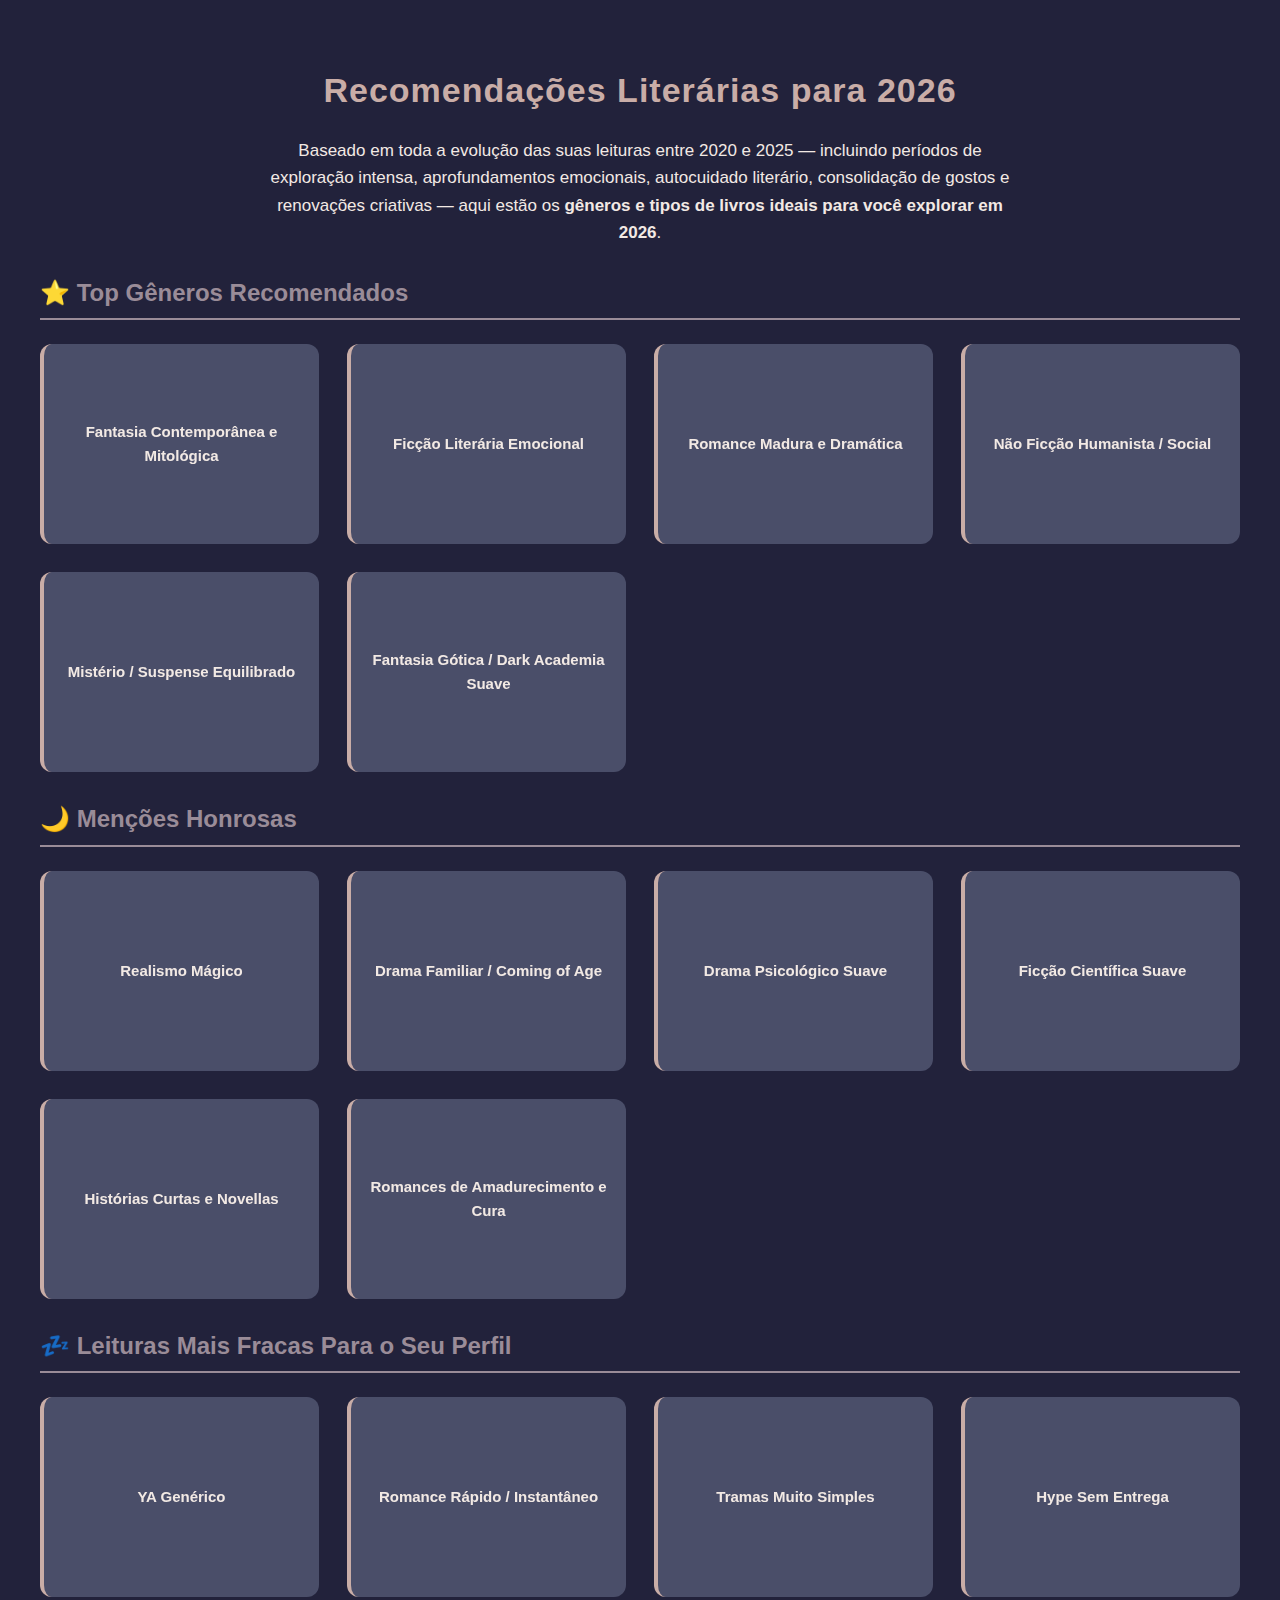
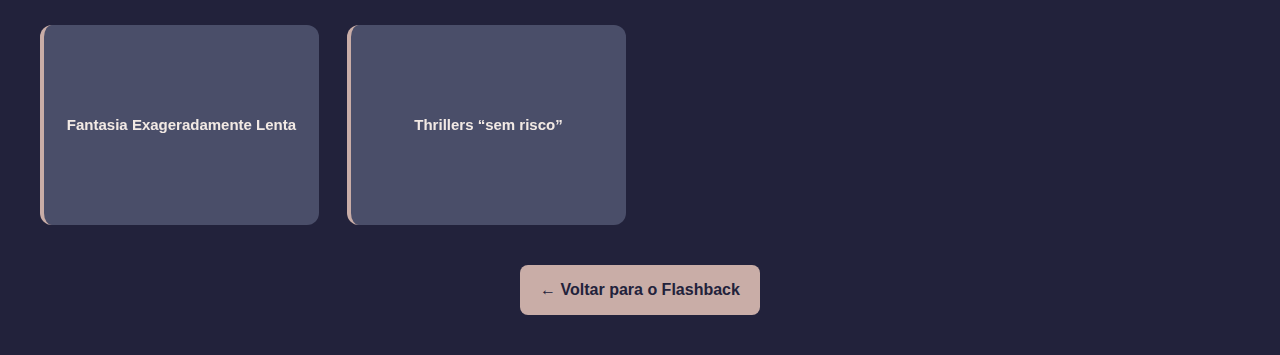
<file: recomendações2026.html>
<!doctype html>
<html lang="pt-BR">
<head>
  <meta charset="utf-8">
  <title>Recomendações Literárias 2026</title>
<style>
  body {
    font-family: "Inter", Arial, sans-serif;
    background: #22223b; /* Space Indigo */
    color: #f2e9e4; /* Seashell */
    margin: 0;
    padding: 40px;
    line-height: 1.6;
  }

  h1 {
    color: #c9ada7; /* Almond Silk */
    font-size: 34px;
    margin-bottom: 20px;
    text-align: center;
    letter-spacing: 1px;
  }

  h2 {
    color: #9a8c98; /* Lilac Ash */
    margin-top: 28px;
    font-size: 24px;
    border-bottom: 2px solid #9a8c98;
    padding-bottom: 6px;
  }

  p {
    color: #f2e9e4; /* Seashell */
    max-width: 750px;
    margin: auto;
    text-align: center;
    font-size: 17px;
  }

  /* GRID */
  .grid {
    display: grid;
    grid-template-columns: repeat(auto-fit, minmax(260px, 1fr));
    gap: 28px; /* mais espaçamento entre os cards */
    margin-top: 24px;
  }

  /* FLIP CARD */
  .card {
    perspective: 1000px;
    height: 200px; /* altura fixa para evitar movimento */
  }

  .card-inner {
    position: relative;
    width: 100%;
    height: 100%;
    transition: transform 0.6s;
    transform-style: preserve-3d;
    cursor: pointer;
  }

  .card:hover .card-inner {
    transform: rotateY(180deg);
  }

  .card-front, .card-back {
    position: absolute;
    width: 100%;
    height: 100%;
    backface-visibility: hidden;
    border-radius: 12px;
    display: flex;
    flex-direction: column; /* permite texto + keywords */
    align-items: center;
    justify-content: center;
    padding: 16px;
    font-size: 15px;
    text-align: center;
    box-sizing: border-box;
  }

  .card-front {
    background: #4a4e69; /* Dusty Grape */
    color: #f2e9e4; /* Seashell */
    font-weight: bold;
    border-left: 4px solid #c9ada7; /* Almond Silk */
  }

  .card-back {
    background: #9a8c98; /* Lilac Ash */
    color: #22223b; /* Space Indigo */
    transform: rotateY(180deg);
    border-left: 4px solid #f2e9e4; /* Seashell */
  }

  .keywords {
    display: block;
    margin-top: 10px;
    font-size: 13px;
    color: #c9ada7; /* Almond Silk */
    font-style: italic;
  }

  .back-btn {
    margin-top: 40px;
    display: inline-block;
    padding: 12px 20px;
    background: #c9ada7; /* Almond Silk */
    color: #22223b; /* Space Indigo */
    border-radius: 8px;
    text-decoration: none;
    font-weight: 600;
    transition: background 0.3s ease;
  }

  .back-btn:hover {
    background: #9a8c98; /* Lilac Ash */
    color: #f2e9e4; /* Seashell */
  }

  .center {
    text-align: center;
  }
</style>

</head>
<body>
<h1>Recomendações Literárias para 2026</h1>

<p>Baseado em toda a evolução das suas leituras entre 2020 e 2025 — incluindo períodos de exploração intensa, aprofundamentos emocionais, autocuidado literário, consolidação de gostos e renovações criativas — aqui estão os <strong>gêneros e tipos de livros ideais para você explorar em 2026</strong>.</p>

<h2>⭐ Top Gêneros Recomendados</h2>

<div class="grid">
  <div class="card">
    <div class="card-inner">
      <div class="card-front">
        Fantasia Contemporânea e Mitológica
      </div>
      <div class="card-back">
        Mundos ricos, simbólicos e expansivos. Ideal para manter seu lado imaginativo ativo sem perder conexão com temas humanos.
        <span class="keywords">Imaginativo • Simbólico • Expansivo</span>
      </div>
    </div>
  </div>

  <div class="card">
    <div class="card-inner">
      <div class="card-front">
        Ficção Literária Emocional
      </div>
      <div class="card-back">
        Histórias densas, sentimentais ou introspectivas combinam com o seu estilo de leitura mais sensível e reflexivo.
        <span class="keywords">Introspectivo • Sensível • Reflexivo</span>
      </div>
    </div>
  </div>

  <div class="card">
    <div class="card-inner">
      <div class="card-front">
        Romance Madura e Dramática
      </div>
      <div class="card-back">
        Narrativas românticas com complexidade emocional, camadas psicológicas e relações que evoluem.
        <span class="keywords">Complexidade • Emoção • Psicologia</span>
      </div>
    </div>
  </div>

  <div class="card">
    <div class="card-inner">
      <div class="card-front">
        Não Ficção Humanista / Social
      </div>
      <div class="card-back">
        Conexão com temas sociais, culturais e psicológicos. Ideal para expandir repertório e pensamento crítico.
        <span class="keywords">Sociedade • Cultura • Crítica</span>
      </div>
    </div>
  </div>

  <div class="card">
    <div class="card-inner">
      <div class="card-front">
        Mistério / Suspense Equilibrado
      </div>
      <div class="card-back">
        Narrativas envolventes, com tensão moderada e boa construção de personagens.
        <span class="keywords">Tensão • Personagens • Envolvente</span>
      </div>
    </div>
  </div>

  <div class="card">
  <div class="card-inner">
    <div class="card-front">
      Fantasia Gótica / Dark Academia Suave
    </div>
    <div class="card-back">
      Estética sombria, intelectual e emocionalmente intensa — combina perfeitamente com sua fase madura e simbólica de leitura.
      <span class="keywords">Sombrio • Intelectual • Atmosférico</span>
    </div>
  </div>
</div>


</div>

<h2>🌙 Menções Honrosas</h2>

<div class="grid">
  <div class="card">
    <div class="card-inner">
      <div class="card-front">Realismo Mágico</div>
      <div class="card-back">
        Mistura perfeita entre emoção, simbolismo e narrativa poética.
        <span class="keywords">Poético • Simbolismo • Emoção</span>
      </div>
    </div>
  </div>

  <div class="card">
    <div class="card-inner">
      <div class="card-front">Drama Familiar / Coming of Age</div>
      <div class="card-back">
        Ressoa com sua sensibilidade e interesse por desenvolvimento humano.
        <span class="keywords">Família • Crescimento • Sensibilidade</span>
      </div>
    </div>
  </div>
  
<div class="card">
  <div class="card-inner">
    <div class="card-front">Drama Psicológico Suave</div>
    <div class="card-back">
      Histórias que exploram identidade, mudança, perda e reconstrução. Profundas sem serem pesadas demais.
      <span class="keywords">Identidade • Emoção • Reflexão</span>
    </div>
  </div>
</div>

  <div class="card">
    <div class="card-inner">
      <div class="card-front">Ficção Científica Suave</div>
      <div class="card-back">
        Tecnologia com foco em pessoas, não máquinas.
        <span class="keywords">Tecnologia • Humanismo • Futuro</span>
      </div>
    </div>
  </div>

  <div class="card">
    <div class="card-inner">
      <div class="card-front">Histórias Curtas e Novellas</div>
      <div class="card-back">
        Ótimas para manter ritmo quando o foco oscila.
        <span class="keywords">Brevidade • Ritmo • Versatilidade</span>
      </div>
    </div>
  </div>

  <div class="card">
    <div class="card-inner">
      <div class="card-front">Romances de Amadurecimento e Cura</div>
      <div class="card-back">
        Combina conforto com profundidade.
        <span class="keywords">Amadurecimento • Cura • Conforto</span>
      </div>
    </div>
  </div>
</div>


<h2>💤 Leituras Mais Fracas Para o Seu Perfil</h2>

<div class="grid">
  <div class="card">
    <div class="card-inner">
      <div class="card-front">YA Genérico</div>
      <div class="card-back">
        Alguns títulos soam formulaicos ou repetitivos — quando não inovam, perdem seu interesse.
        <span class="keywords">Previsível • Repetitivo • Baixa Tensão</span>
      </div>
    </div>
  </div>

  <div class="card">
    <div class="card-inner">
      <div class="card-front">Romance Rápido / Instantâneo</div>
      <div class="card-back">
        Histórias corridas ou pouco desenvolvidas costumam receber notas medianas ou baixas.
        <span class="keywords">Raso • Acelerado • Pouca Construção</span>
      </div>
    </div>
  </div>

  <div class="card">
    <div class="card-inner">
      <div class="card-front">Tramas Muito Simples</div>
      <div class="card-back">
        Livros sem camadas psicológicas ou emocionais quase nunca te prendem.
        <span class="keywords">Linear • Pouca Profundidade • Previsível</span>
      </div>
    </div>
  </div>

  <div class="card">
    <div class="card-inner">
      <div class="card-front">Hype Sem Entrega</div>
      <div class="card-back">
        Livros muito populares, mas sem boa execução, tendem a te frustrar bastante.
        <span class="keywords">Alta Expectativa • Baixa Entrega</span>
      </div>
    </div>
  </div>

  <div class="card">
    <div class="card-inner">
      <div class="card-front">Fantasia Exageradamente Lenta</div>
      <div class="card-back">
        Quando a construção do mundo engole o ritmo, você se desconecta facilmente.
        <span class="keywords">Arrastado • Pouca Ação • Desconexão</span>
      </div>
    </div>
  </div>

  <div class="card">
    <div class="card-inner">
      <div class="card-front">Thrillers “sem risco”</div>
      <div class="card-back">
        Histórias que prometem tensão mas entregam pouco impacto nunca te conquistam.
        <span class="keywords">Baixa Tensão • Conflito Fraco</span>
      </div>
    </div>
  </div>

</div>


  <div class="center">
    <a class="back-btn" href="flashback.html">← Voltar para o Flashback</a>
  </div>

</body>
</html>
</file>
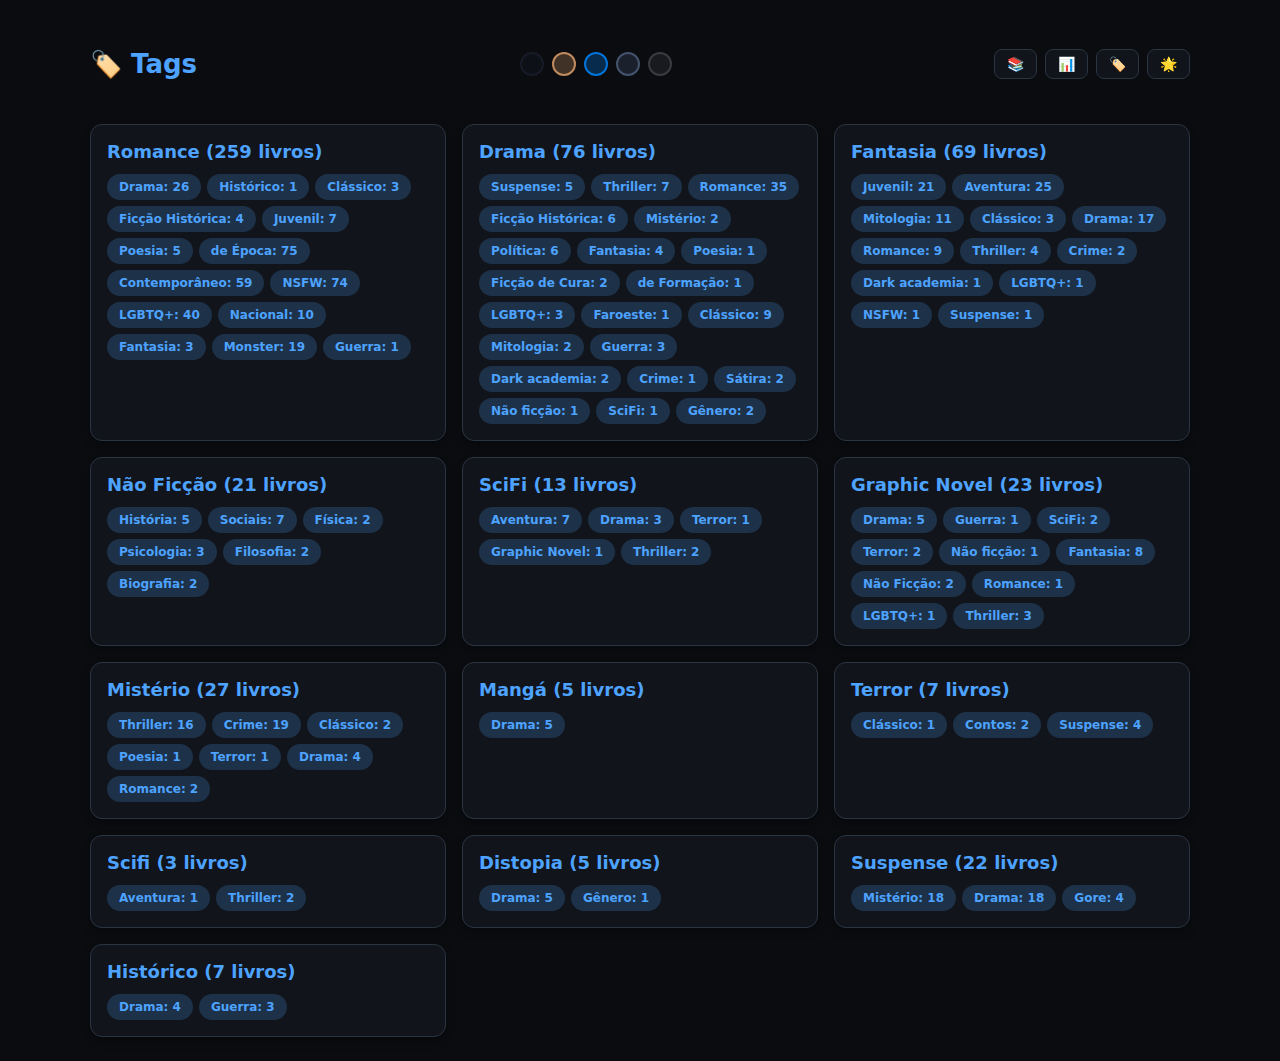
<file: tags.html>
<!DOCTYPE html>
<html lang="pt-BR">
<head>
<meta charset="UTF-8">
<title>🏷️ Tags - Biblioteca</title>
<style>
:root {
  --bg: #0f1226;
  --card: #1a1f3c;
  --muted: #aab3c5;
  --text: #f3f5fa;
  --accent: #6aa9ff;
  --chip: #2a335e;
  --chip-border: #3b4680;
}

* {
  box-sizing: border-box;
}

body {
  margin: 0;
  padding: 24px;
  background: var(--bg);
  color: var(--text);
  font-family: system-ui, -apple-system, Segoe UI, Roboto, Ubuntu, Arial;
}

/* ========================================= */
/* HEADER */
/* ========================================= */
header {
  max-width: 1100px;
  margin: 0 auto 20px;
  display: flex;
  justify-content: space-between;
  align-items: center;
  padding: 16px 0;
}

header h1 {
  margin: 0;
  font-size: 26px;
  font-weight: 700;
  color: var(--accent);
}

.header-buttons {
  display: flex;
  gap: 8px;
}

.header-buttons button {
  background: var(--card);
  border: 1px solid var(--chip-border);
  border-radius: 8px;
  color: var(--text);
  padding: 6px 12px;
  font-size: 14px;
  cursor: pointer;
  transition: 0.2s;
}

.header-buttons button:hover {
  background: var(--accent);
  color: #000;
}

/* ========================================= */
/* GRID DAS TAGS */
/* ========================================= */
.tags-grid {
  max-width: 1100px;
  margin: 0 auto;
  display: grid;
  gap: 16px;
  grid-template-columns: repeat(auto-fill, minmax(280px, 1fr));
}

.tag-card {
  background: var(--card);
  border-radius: 12px;
  padding: 16px;
  border: 1px solid var(--chip-border);
  box-shadow: 0 4px 8px rgba(0,0,0,0.3);
  transition: 0.2s;
}

.tag-card h3 {
  margin: 0 0 12px;
  font-size: 18px;
  font-weight: 600;
  color: var(--accent);
}

.tag-card ul {
  margin: 0;
  padding: 0;
  list-style: none;
  display: flex;
  flex-wrap: wrap;
  gap: 6px;
}

.tag-card li {
  display: inline-block;
  background: color-mix(in srgb, var(--accent) 20%, var(--card));
  border: none;
  color: var(--accent);
  font-size: 12px;
  font-weight: 600;
  padding: 6px 12px;
  border-radius: 999px; /* formato pill */
}


/* ========================================= */
/* TEMAS – IGUAIS AOS DO TEMA PRINCIPAL */
/* ========================================= */
.theme-dark {
  --bg: #0a0c10;
  --card: #11141a;
  --text: #e8ecf2;
  --muted: #7b8592;
  --accent: #4da3ff;
  --chip-border: #2b3542;
}

.theme-dark-academia {
  --bg: #1f1b17;
  --card: #493b30;
  --text: #f7f2e7;
  --muted: #ddd5ca;
  --accent: #ebac6d;
  --chip: #3a3028;
  --chip-border: #6b5848;
}

.theme-skoob {
  --bg: #e9f4ff;
  --card: #ffffff;
  --text: #1a1e25;
  --muted: #62758a;
  --accent: #1f8bff;
  --chip-border: #95c4ff;
}

.theme-tumblr {
  --bg: #36465d;
  --card: #465a77;
  --text: #ffffff;
  --muted: #cfd6e0;
  --accent: #9b59b6;
  --chip: #529ECC;
  --chip-border: #5a6b85;
}

.theme-gray {
  --bg: #2c2d2f;
  --card: #393b3e;
  --text: #e4e4e4;
  --muted: #a8a8a8;
  --accent: #ffdf57;
  --chip-border: #76787c;
}

/* ========================================= */
/* BOTÕES DE TEMAS (corrigidos!) */
/* ========================================= */

.themes {
  display: flex;
  gap: 8px;
  margin: 12px 0;
}


/* CORES FIXAS DAS BOLINHAS */
.theme-option {
  width: 24px;
  height: 24px;
  border-radius: 50%;
  cursor: pointer;
  border: 2px solid transparent;
  transition: all 0.3s ease;
  background: rgba(255, 255, 255, 0.1); /* leve transparência */
}

.theme-option.theme-dark {
  border-color: #171b27;
  background: rgba(23, 27, 39, 0.3);
}

.theme-option.theme-dark-academia {
  border-color: #c08a5c;
  background: rgba(192, 138, 92, 0.3);
}

.theme-option.theme-skoob {
  border-color: #0074d9;
  background: rgba(0, 116, 217, 0.3);
}

.theme-option.theme-tumblr {
  border-color: #44536d;
  background: rgba(68, 83, 109, 0.3);
}

.theme-option.theme-gray {
  border-color: #3a3a41;
  background: rgba(58, 58, 65, 0.3);
}

/* Efeito hover */
.theme-option:hover {
  transform: scale(1.2);
  box-shadow: 0 0 6px rgba(0,0,0,0.3);
}

</style>
</head>
<body>

<header>
  <h1>🏷️ Tags</h1>
 <div class="themes">
    <div class="theme-option theme-dark" onclick="setTheme('theme-dark')"></div>
    <div class="theme-option theme-dark-academia" onclick="setTheme('theme-dark-academia')"></div>
    <div class="theme-option theme-skoob" onclick="setTheme('theme-skoob')"></div>
    <div class="theme-option theme-tumblr" onclick="setTheme('theme-tumblr')"></div>
    <div class="theme-option theme-gray" onclick="setTheme('theme-gray')"></div>
  </div>
  <div class="header-buttons">
      <button id="back">📚</button>
      <button id="charts">📊</button>
      <button id="tags">🏷️</button>
      <button id="flashback">🌟</button>
  </div>
</header>

<section class="tags-grid" id="tags-grid">
  <!-- Cards de gêneros e subgêneros serão renderizados aqui -->
</section>

<script>
fetch("./books.json")
  .then(r => r.json())
  .then(data => renderTags(data));

function renderTags(list){
  const grouped = {};
  list.forEach(b => {
    const genre = b.TAG1 || "Outro";
    if(!grouped[genre]) grouped[genre] = {count:0, subs:{}};
    grouped[genre].count++;
    [b.TAG2, b.TAG3].filter(Boolean).forEach(sub => {
      grouped[genre].subs[sub] = (grouped[genre].subs[sub] || 0) + 1;
    });
  });

  const container = document.getElementById("tags-grid");
  container.innerHTML = "";

  Object.entries(grouped).forEach(([genre, info]) => {
    const card = document.createElement("div");
    card.className = "tag-card";
    card.innerHTML = `
      <h3>${genre} (${info.count} livros)</h3>
      <ul>
        ${Object.entries(info.subs)
          .map(([sub, c]) => `<li>${sub}: ${c}</li>`)
          .join("")}
      </ul>
    `;
    container.appendChild(card);
  });
}
// Função para aplicar tema
function setTheme(themeClass) {
  document.body.className = themeClass;
  localStorage.setItem("selectedTheme", themeClass); // salva escolha
}

// Ao carregar a página, aplica o tema salvo
document.addEventListener("DOMContentLoaded", () => {
  const savedTheme = localStorage.getItem("selectedTheme");
  if (savedTheme) {
    document.body.className = savedTheme;
  } else {
    document.body.className = "theme-dark"; // tema padrão
  }
});

// Navegação dos botões
document.getElementById("charts")?.addEventListener("click", () => location.href = "charts.html");
document.getElementById("tags")?.addEventListener("click", () => location.href = "tags.html");
document.getElementById("flashback")?.addEventListener("click", () => location.href = "flashback.html");
document.getElementById("back")?.addEventListener("click", () => location.href = "index.html");
</script>

</body>
</html>
</file>
